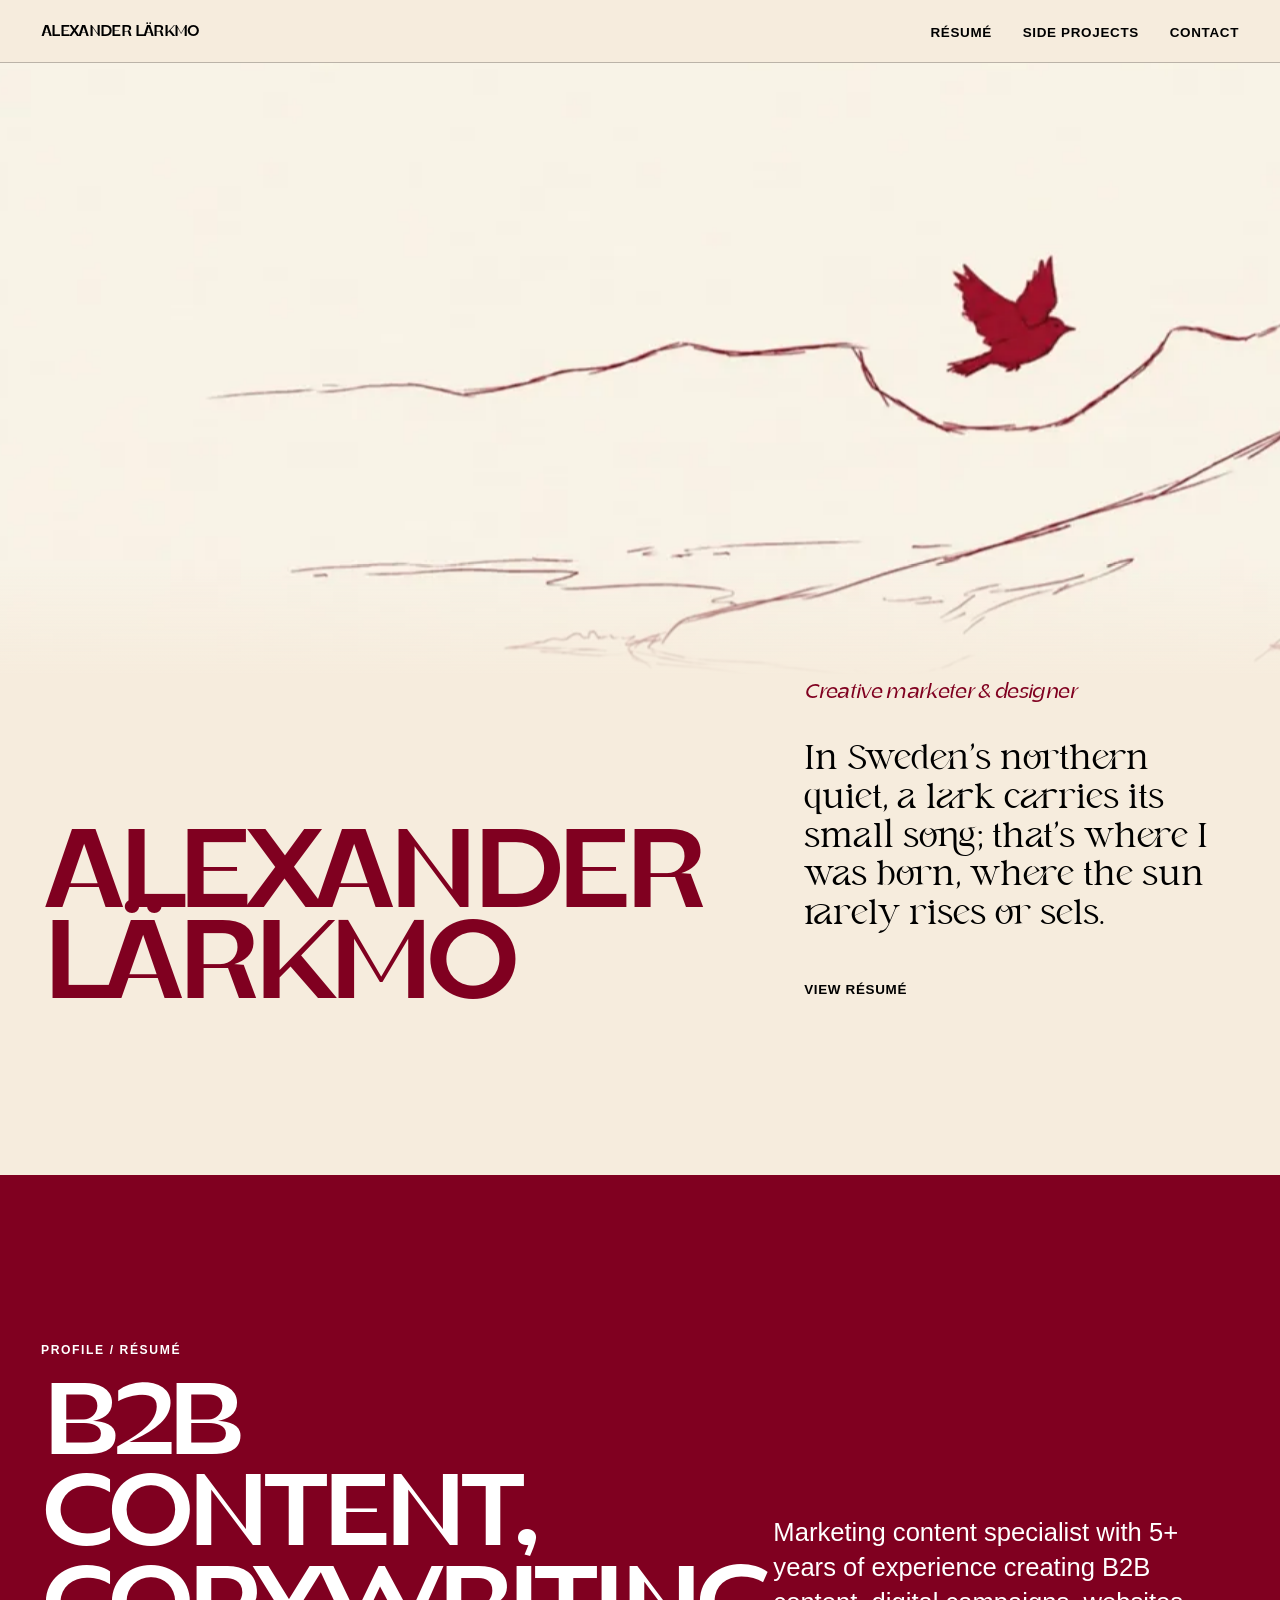
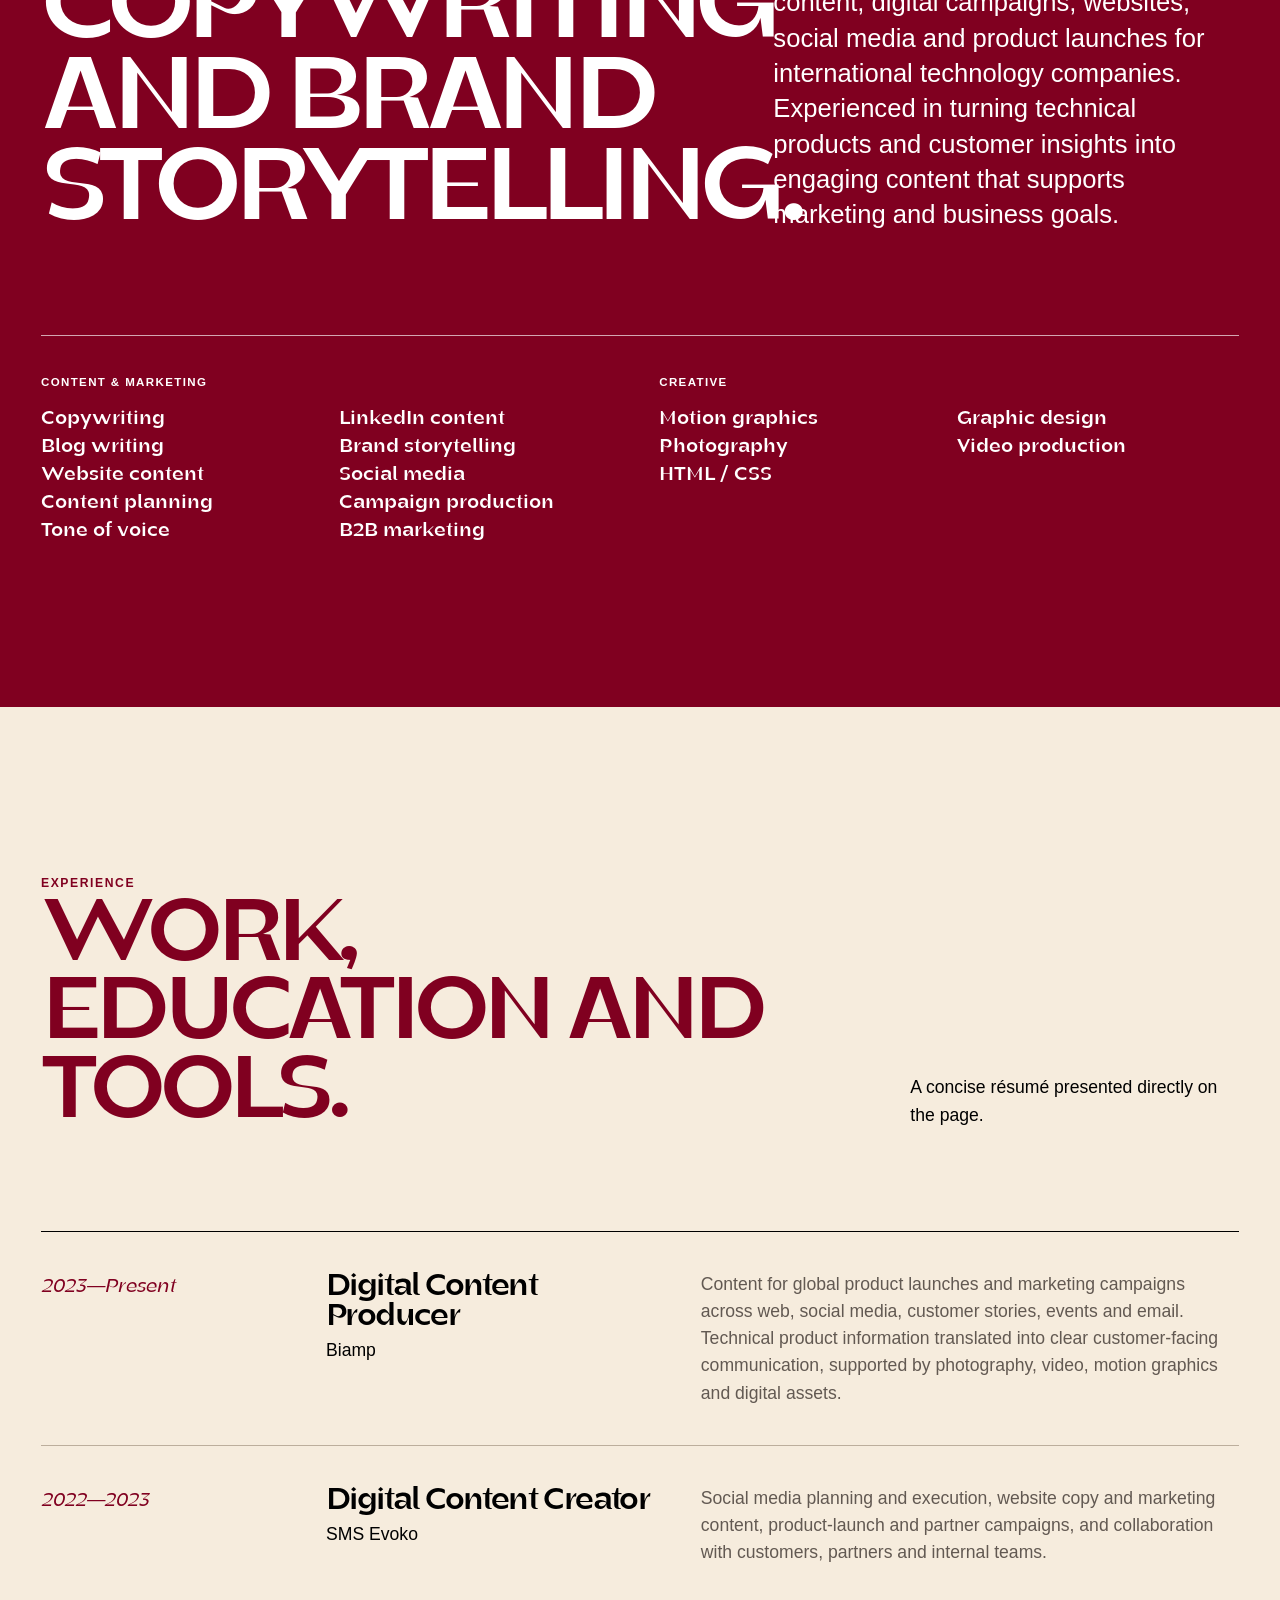
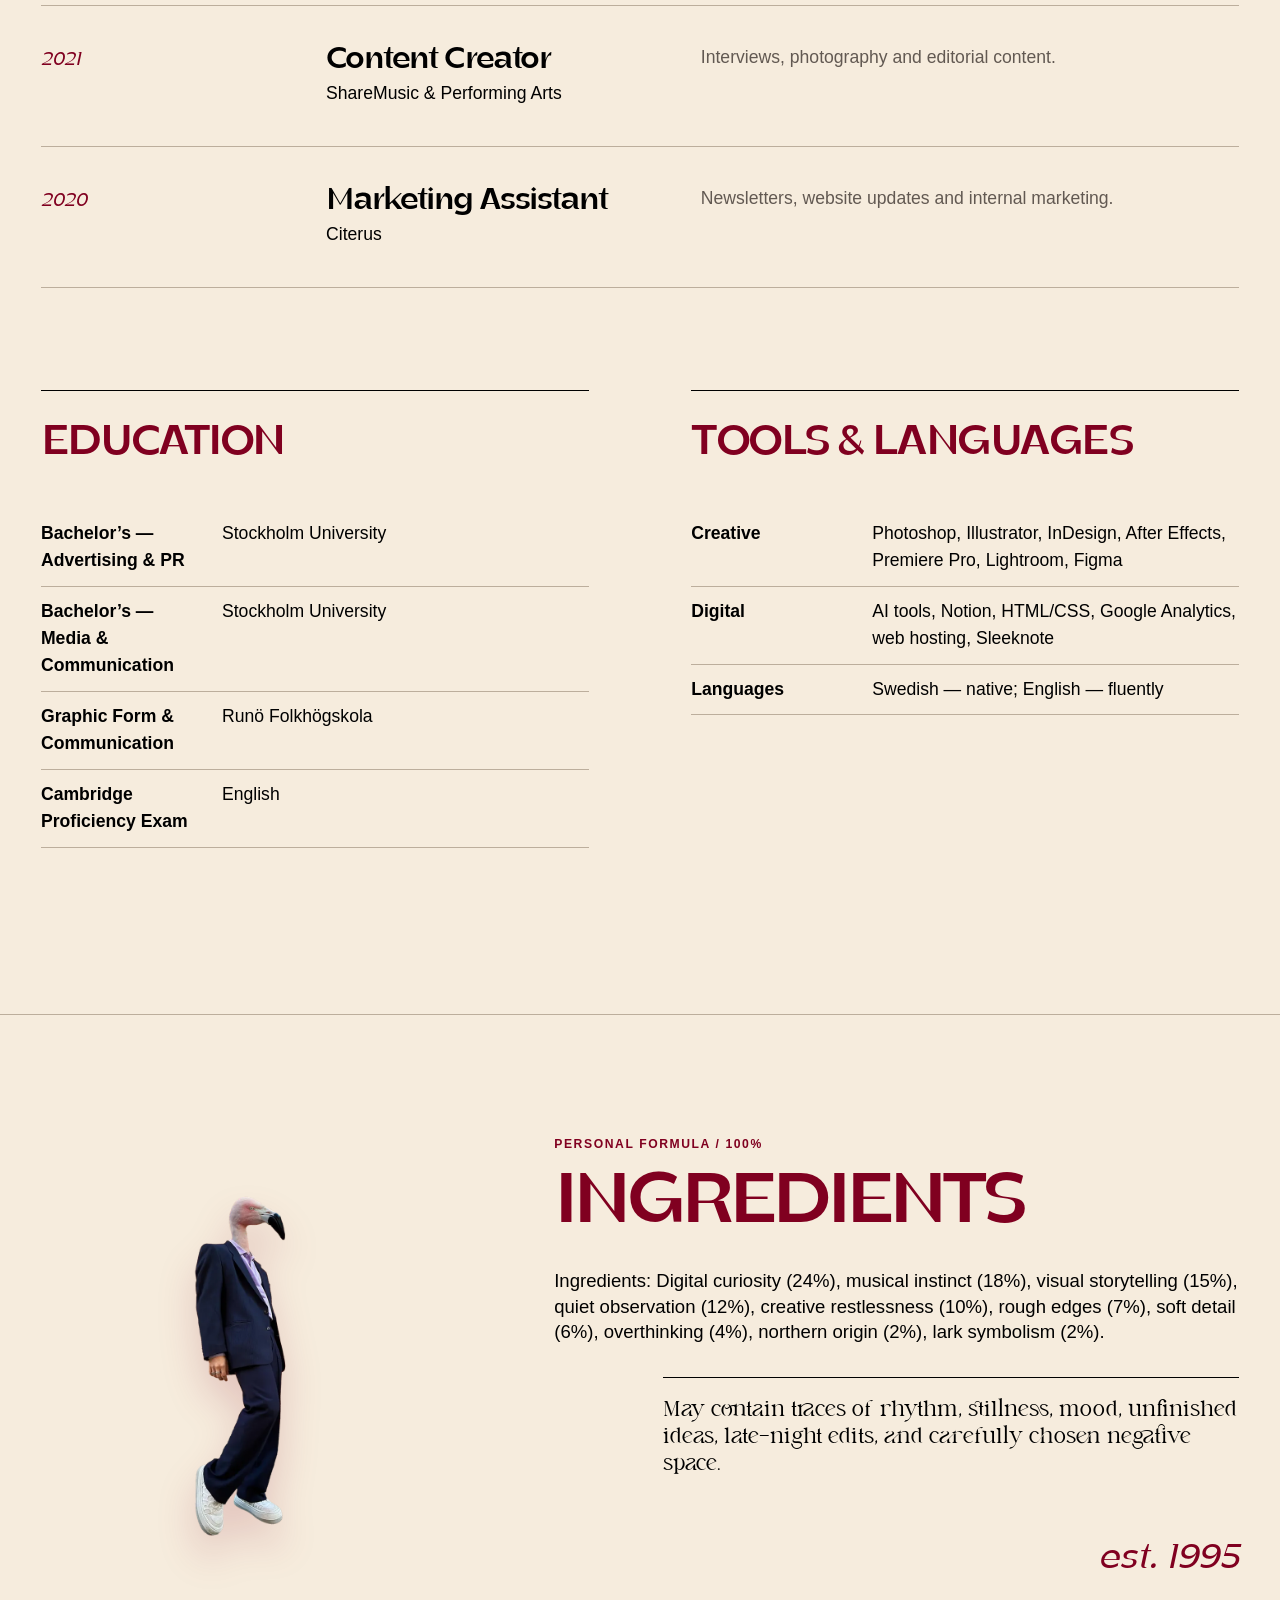
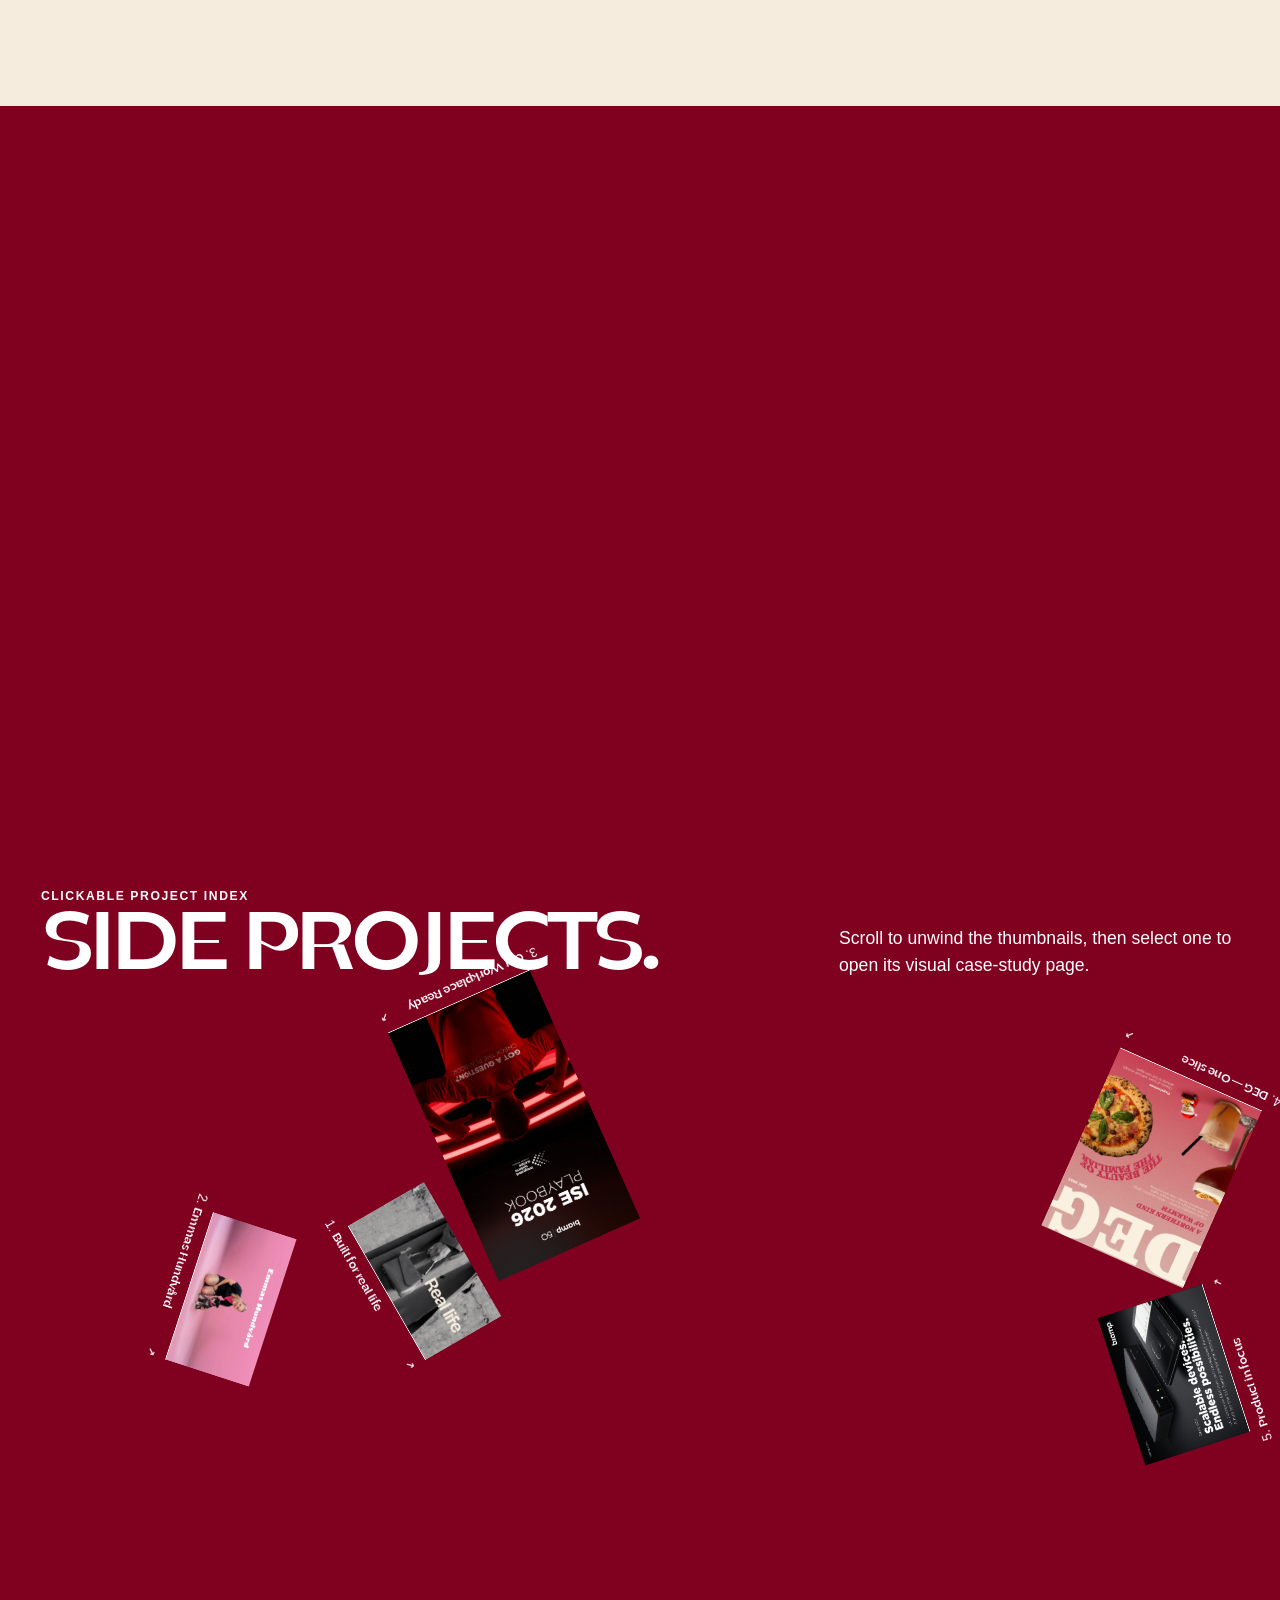
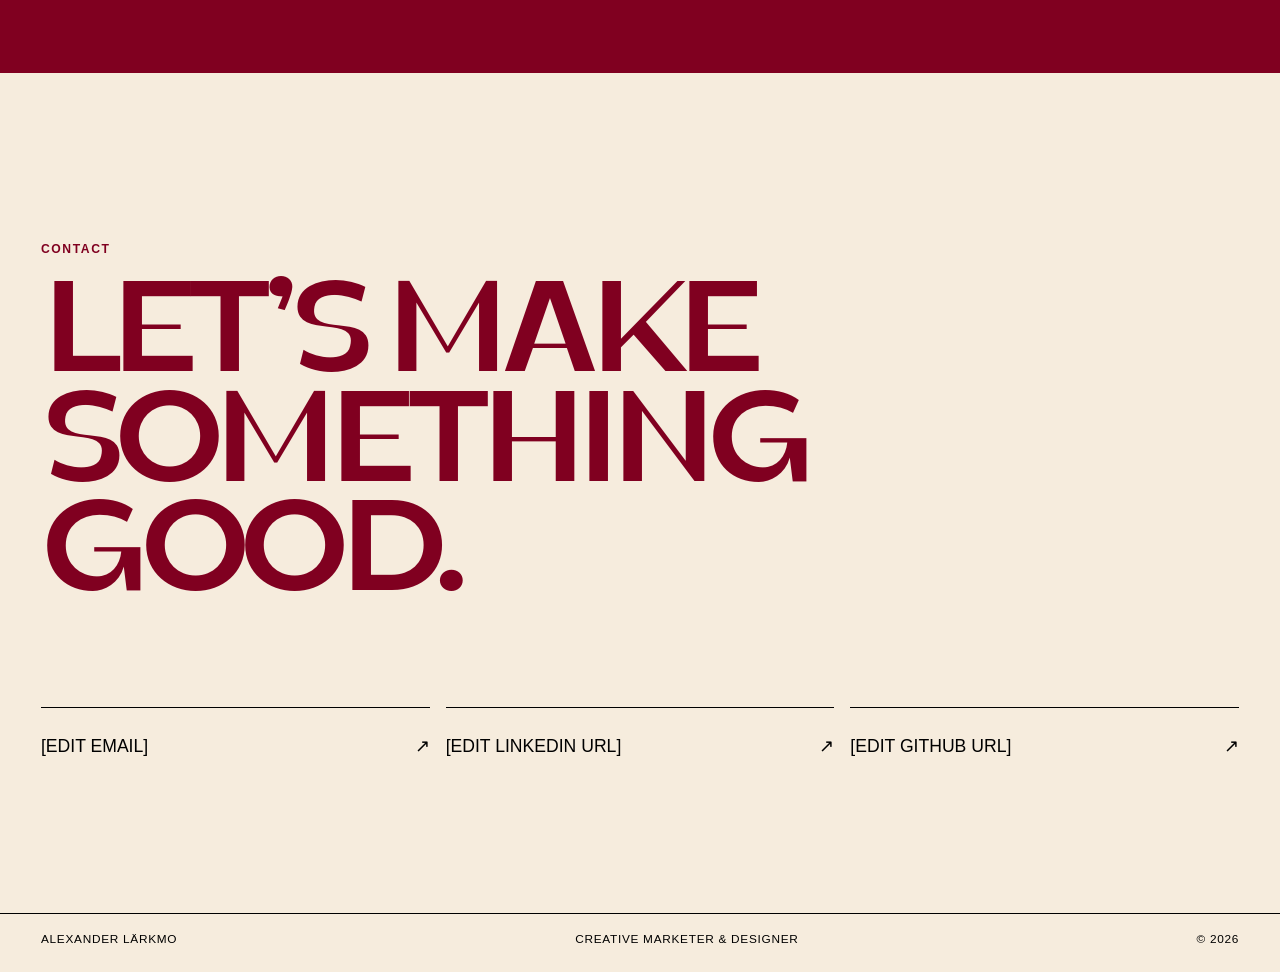
<file: index.html>
<!doctype html>
<html lang="en">
  <head>
    <meta charset="utf-8">
    <meta name="viewport" content="width=device-width, initial-scale=1">
    <title>Alexander Lärkmo — Creative Marketer &amp; Designer</title>
    <meta name="description" content="Résumé and selected creative work by Alexander Lärkmo.">
    <meta name="theme-color" content="#f6ecdd">
    <meta property="og:type" content="website">
    <meta property="og:title" content="Alexander Lärkmo — Creative Marketer &amp; Designer">
    <meta property="og:description" content="Résumé and selected creative work by Alexander Lärkmo.">
    <meta property="og:url" content="[EDIT LIVE URL]">
    <meta property="og:image" content="[EDIT LIVE URL]/assets/intro/identity-spread.webp">
    <link rel="icon" type="image/png" href="assets/intro/favicon.png">
    <link rel="stylesheet" href="css/styles.css">
    <script src="js/content.js" defer></script>
    <script src="js/main.js" defer></script>
  </head>
  <body>
    <a class="skip-link" href="#main">Skip to main content</a>
    <div class="scroll-progress" aria-hidden="true"><span></span></div>
    <header class="site-header">
      <a class="wordmark" href="index.html" aria-label="Alexander Lärkmo — Home">Alexander Lärkmo</a>
      <nav class="site-nav" aria-label="Primary navigation">
        <ul>
          <li><a href="#resume">Résumé</a></li>
          <li><a href="#work">Side projects</a></li>
          <li><a href="#contact">Contact</a></li>
        </ul>
      </nav>
    </header>

    <main id="main">
      <section class="identity-hero" aria-labelledby="hero-title">
        <div class="identity-film" aria-hidden="true">
          <video data-lazy-video data-autoplay="true" autoplay muted loop playsinline preload="none" poster="assets/intro/bird-poster.webp">
            <source data-src="assets/intro/bird-loop.mp4" type="video/mp4">
          </video>
        </div>
        <div class="identity-intro shell">
          <h1 class="identity-name" id="hero-title" data-content="intro.name">Alexander Lärkmo</h1>
          <div class="identity-copy">
            <p class="identity-role" data-content="intro.title">Creative marketer &amp; designer</p>
            <p class="identity-quote" data-content="intro.description">In Sweden's northern quiet, a lark carries its small song; that's where I was born, where the sun rarely rises or sels.</p>
            <a class="text-link" href="#resume">View résumé</a>
          </div>
        </div>
      </section>

      <section class="cv-overview" id="resume" aria-labelledby="resume-heading">
        <div class="shell">
          <div class="cv-overview-grid">
            <div class="reveal">
              <p class="section-label" data-content="resumeHome.label">Profile / Résumé</p>
              <h2 id="resume-heading" data-content="resumeHome.heading">B2B content, copywriting and brand storytelling.</h2>
            </div>
            <p class="cv-summary reveal" data-content="resumeHome.summary">Marketing content specialist with 5+ years of experience creating B2B content, digital campaigns, websites, social media and product launches for international technology companies. Experienced in turning technical products and customer insights into engaging content that supports marketing and business goals.</p>
          </div>

          <div class="cv-expertise reveal">
            <section>
              <h3>Content &amp; marketing</h3>
              <ul>
                <li>Copywriting</li><li>LinkedIn content</li><li>Blog writing</li><li>Brand storytelling</li><li>Website content</li><li>Social media</li><li>Content planning</li><li>Campaign production</li><li>Tone of voice</li><li>B2B marketing</li>
              </ul>
            </section>
            <section>
              <h3>Creative</h3>
              <ul>
                <li>Motion graphics</li><li>Graphic design</li><li>Photography</li><li>Video production</li><li>HTML / CSS</li>
              </ul>
            </section>
          </div>
        </div>
      </section>

      <section class="cv-body" aria-labelledby="experience-heading">
        <div class="shell">
          <header class="cv-body-header reveal">
            <div><p class="section-label">Experience</p><h2 id="experience-heading">Work, education and tools.</h2></div>
            <p>A concise résumé presented directly on the page.</p>
          </header>

          <ol class="experience-list">
            <li class="experience-item reveal">
              <span class="experience-year">2023—Present</span>
              <div class="experience-role"><h3>Digital Content Producer</h3><p>Biamp</p></div>
              <p class="experience-description">Content for global product launches and marketing campaigns across web, social media, customer stories, events and email. Technical product information translated into clear customer-facing communication, supported by photography, video, motion graphics and digital assets.</p>
            </li>
            <li class="experience-item reveal">
              <span class="experience-year">2022—2023</span>
              <div class="experience-role"><h3>Digital Content Creator</h3><p>SMS Evoko</p></div>
              <p class="experience-description">Social media planning and execution, website copy and marketing content, product-launch and partner campaigns, and collaboration with customers, partners and internal teams.</p>
            </li>
            <li class="experience-item reveal">
              <span class="experience-year">2021</span>
              <div class="experience-role"><h3>Content Creator</h3><p>ShareMusic &amp; Performing Arts</p></div>
              <p class="experience-description">Interviews, photography and editorial content.</p>
            </li>
            <li class="experience-item reveal">
              <span class="experience-year">2020</span>
              <div class="experience-role"><h3>Marketing Assistant</h3><p>Citerus</p></div>
              <p class="experience-description">Newsletters, website updates and internal marketing.</p>
            </li>
          </ol>

          <div class="cv-lower">
            <section class="reveal">
              <h3>Education</h3>
              <ul>
                <li><strong>Bachelor’s — Advertising &amp; PR</strong><span>Stockholm University</span></li>
                <li><strong>Bachelor’s — Media &amp; Communication</strong><span>Stockholm University</span></li>
                <li><strong>Graphic Form &amp; Communication</strong><span>Runö Folkhögskola</span></li>
                <li><strong>Cambridge Proficiency Exam</strong><span>English</span></li>
              </ul>
            </section>
            <section class="reveal">
              <h3>Tools &amp; languages</h3>
              <ul>
                <li><strong>Creative</strong><span>Photoshop, Illustrator, InDesign, After Effects, Premiere Pro, Lightroom, Figma</span></li>
                <li><strong>Digital</strong><span>AI tools, Notion, HTML/CSS, Google Analytics, web hosting, Sleeknote</span></li>
                <li><strong>Languages</strong><span>Swedish — native; English — fluently</span></li>
              </ul>
            </section>
          </div>
        </div>
      </section>

      <section class="ingredients-section resume-ingredients" aria-labelledby="ingredients-heading">
        <div class="ingredients-grid shell">
          <div class="ingredients-image reveal"><img src="assets/decorative/flamingo.webp" width="1000" height="1000" loading="lazy" alt="A playful flamingo illustration"></div>
          <div class="ingredients-copy reveal">
            <p class="section-label">Personal formula / 100%</p>
            <h2 id="ingredients-heading">Ingredients</h2>
            <p class="ingredients-formula" data-content="ingredients.formula">Ingredients: Digital curiosity (24%), musical instinct (18%), visual storytelling (15%), quiet observation (12%), creative restlessness (10%), rough edges (7%), soft detail (6%), overthinking (4%), northern origin (2%), lark symbolism (2%).</p>
            <p class="ingredients-traces" data-content="ingredients.traces">May contain traces of rhythm, stillness, mood, unfinished ideas, late-night edits, and carefully chosen negative space.</p>
            <span class="ingredients-est" data-content="ingredients.established">est. 1995</span>
          </div>
        </div>
      </section>

      <section class="shape-break" aria-hidden="true">
        <video data-lazy-video data-autoplay="true" autoplay muted loop playsinline preload="none" aria-hidden="true">
          <source data-src="assets/intro/shape-loop-2.mp4" type="video/mp4">
        </video>
      </section>

      <section class="project-links-section" id="work" aria-labelledby="work-heading">
        <div class="shell">
          <header class="project-links-header reveal">
            <div><p class="section-label">Clickable project index</p><h2 id="work-heading">Side projects.</h2></div>
            <p>Scroll to unwind the thumbnails, then select one to open its visual case-study page.</p>
          </header>
          <ol class="project-links-grid">
            <li class="project-tile reveal"><a href="projects/built-for-real-life.html"><div class="project-tile-image"><img src="assets/projects/built-for-real-life/thumbnail.webp" width="1800" height="1012" loading="lazy" alt="Built for real life project thumbnail"></div><h3 class="project-tile-title">Built for real life</h3></a></li>
            <li class="project-tile reveal"><a href="projects/emmas-hundvard.html"><div class="project-tile-image"><img src="assets/projects/emmas-hundvard/thumbnail.webp" width="1800" height="1012" loading="lazy" alt="Emmas Hundvård project thumbnail"></div><h3 class="project-tile-title">Emmas Hundvård</h3></a></li>
            <li class="project-tile reveal"><a href="projects/get-workplace-ready.html"><div class="project-tile-image"><img src="assets/projects/workplace-ready/thumbnail.webp" width="1200" height="2100" loading="lazy" alt="Get Workplace Ready project thumbnail"></div><h3 class="project-tile-title">Get Workplace Ready</h3></a></li>
            <li class="project-tile reveal"><a href="projects/deg-one-slice.html"><div class="project-tile-image"><img src="assets/projects/deg/thumbnail.webp" width="1080" height="1350" loading="lazy" alt="DEG project thumbnail"></div><h3 class="project-tile-title">DEG — One slice</h3></a></li>
            <li class="project-tile reveal"><a href="projects/product-in-focus.html"><div class="project-tile-image"><img src="assets/projects/product-in-focus/thumbnail.webp" width="1700" height="1198" loading="lazy" alt="Product in focus project thumbnail"></div><h3 class="project-tile-title">Product in focus</h3></a></li>
          </ol>
        </div>
      </section>

      <section class="contact-section home-contact" id="contact" aria-labelledby="contact-heading">
        <div class="shell">
          <p class="section-label">Contact</p>
          <h2 class="contact-title" id="contact-heading" data-content="contact.heading">Let’s make something good.</h2>
          <ul class="contact-links">
            <li><a data-contact-link="email" href="#contact"><span>[EDIT EMAIL]</span></a></li>
            <li><a data-contact-link="linkedin" href="#contact"><span>[EDIT LINKEDIN URL]</span></a></li>
            <li><a data-contact-link="github" href="#contact"><span>[EDIT GITHUB URL]</span></a></li>
          </ul>
        </div>
      </section>
    </main>

    <footer class="site-footer home-footer"><div class="footer-inner shell"><span>Alexander Lärkmo</span><span>Creative marketer &amp; designer</span><span>© <span data-current-year>2026</span></span></div></footer>
  </body>
</html>
</file>
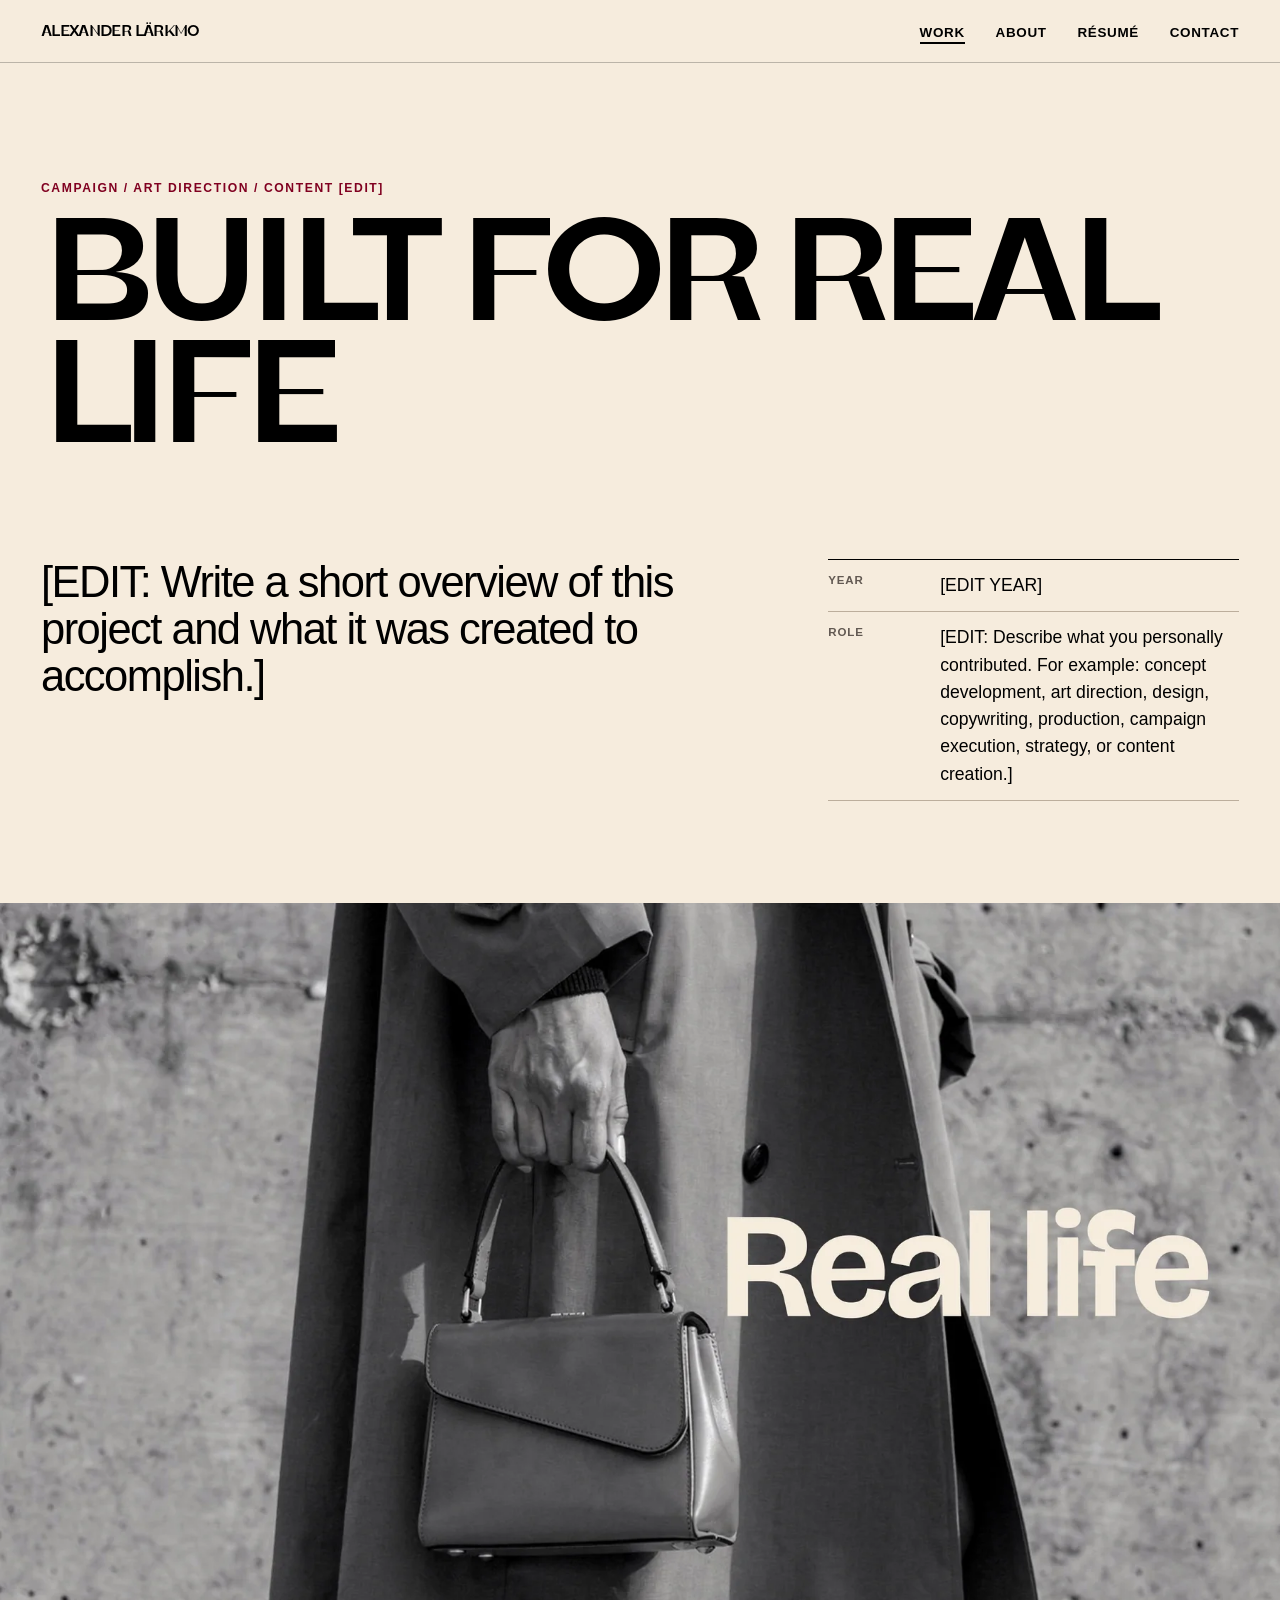
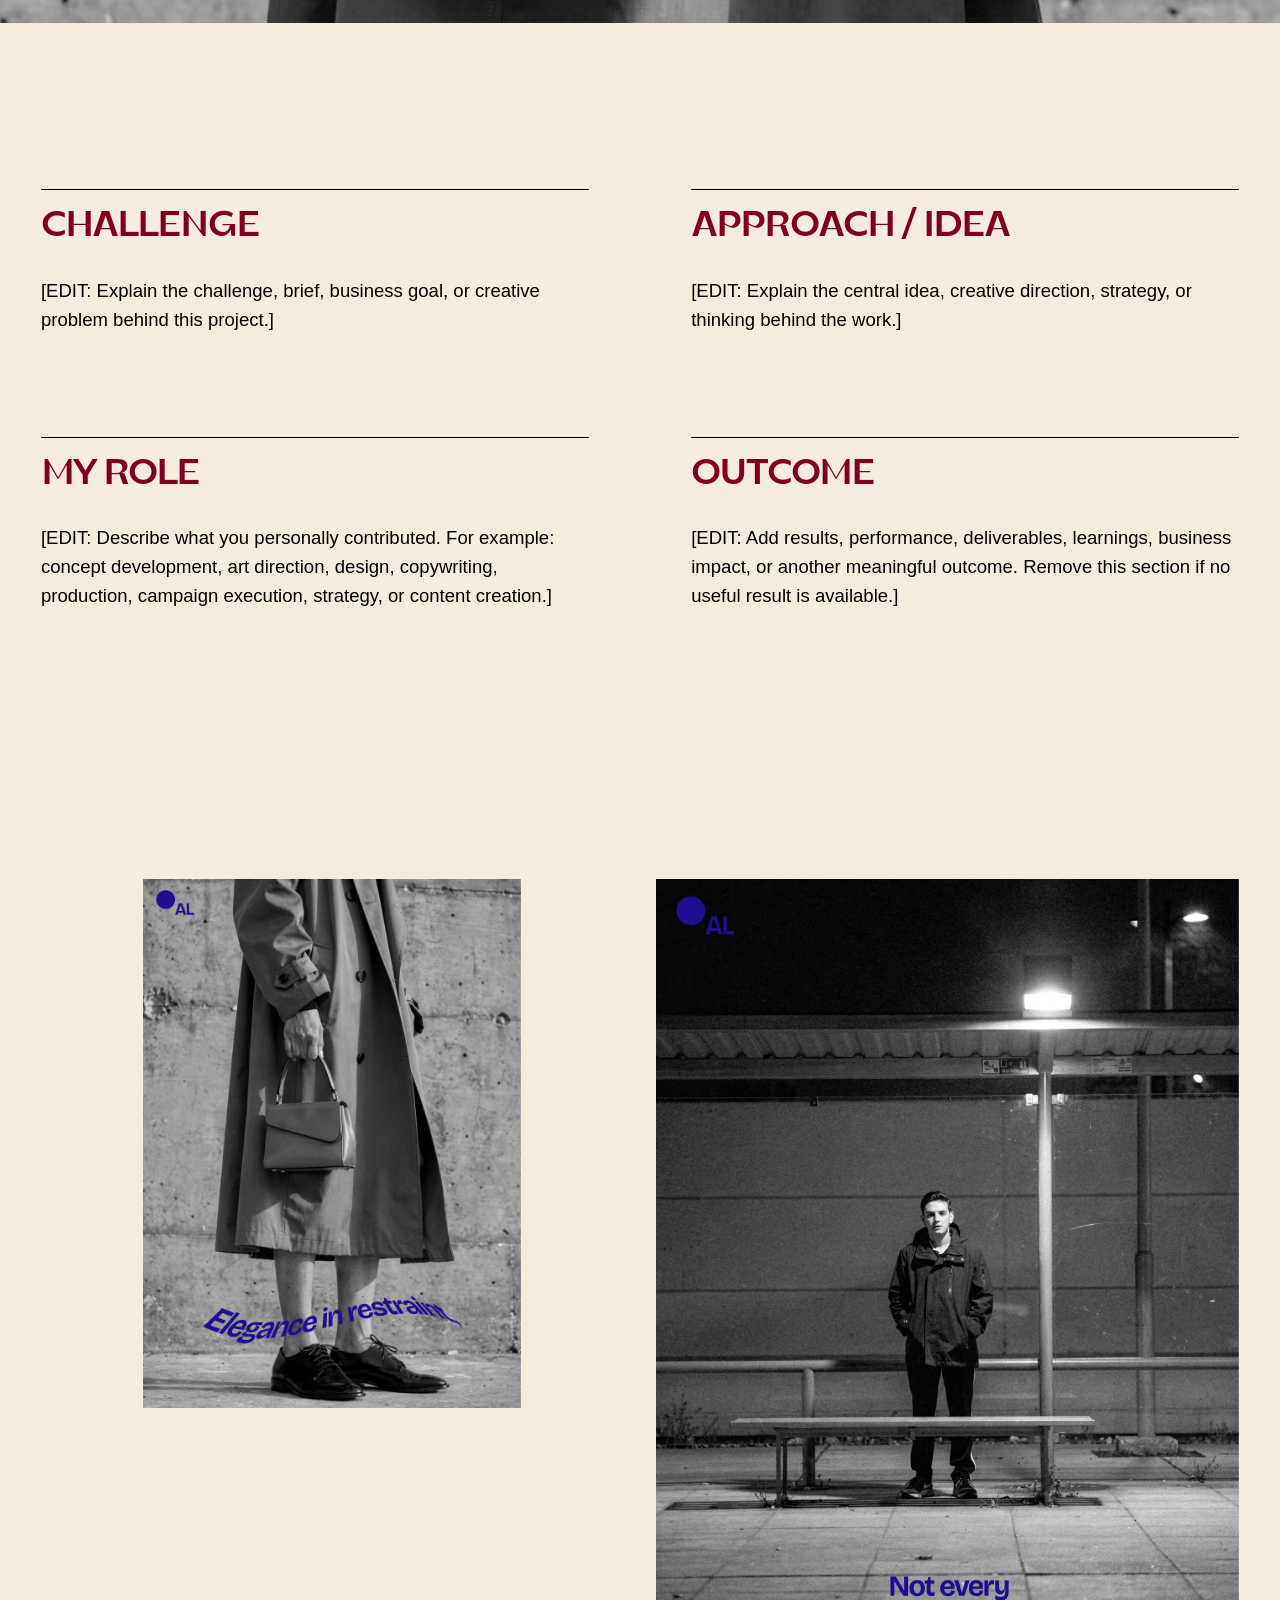
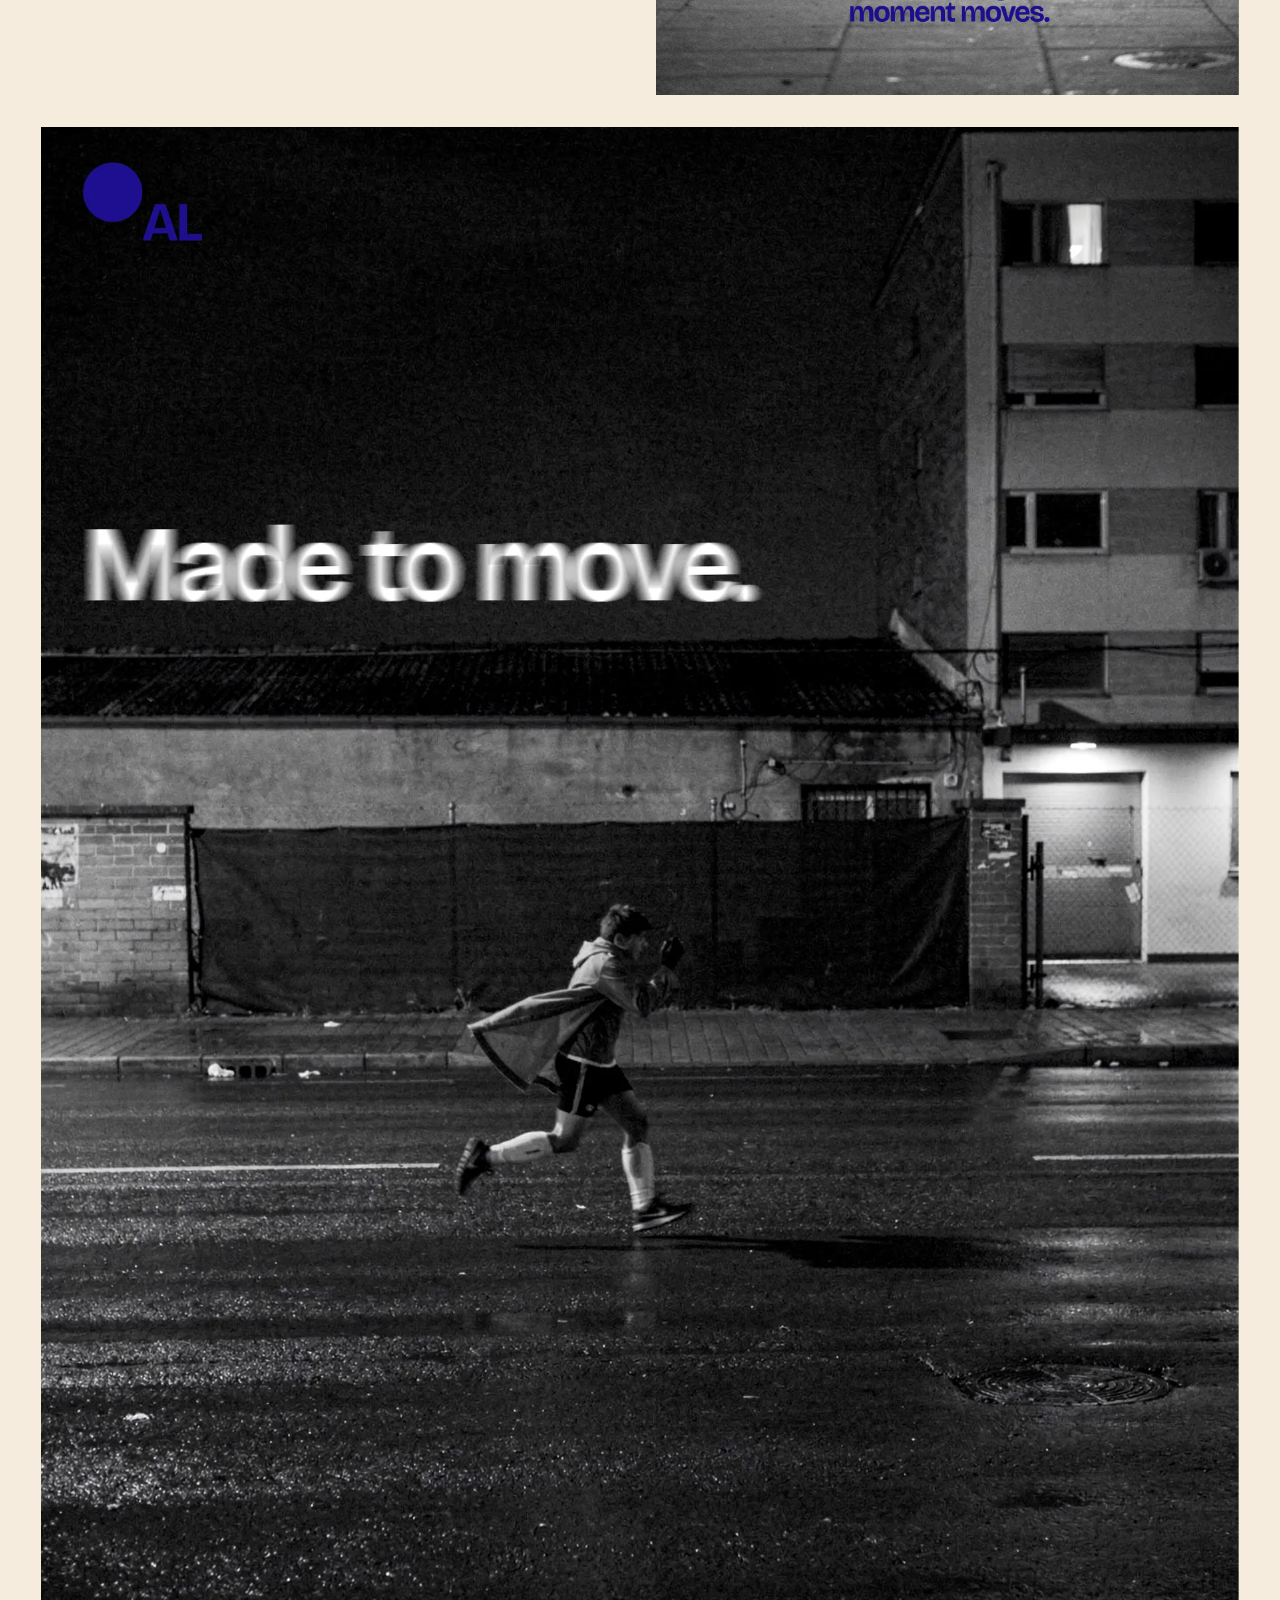
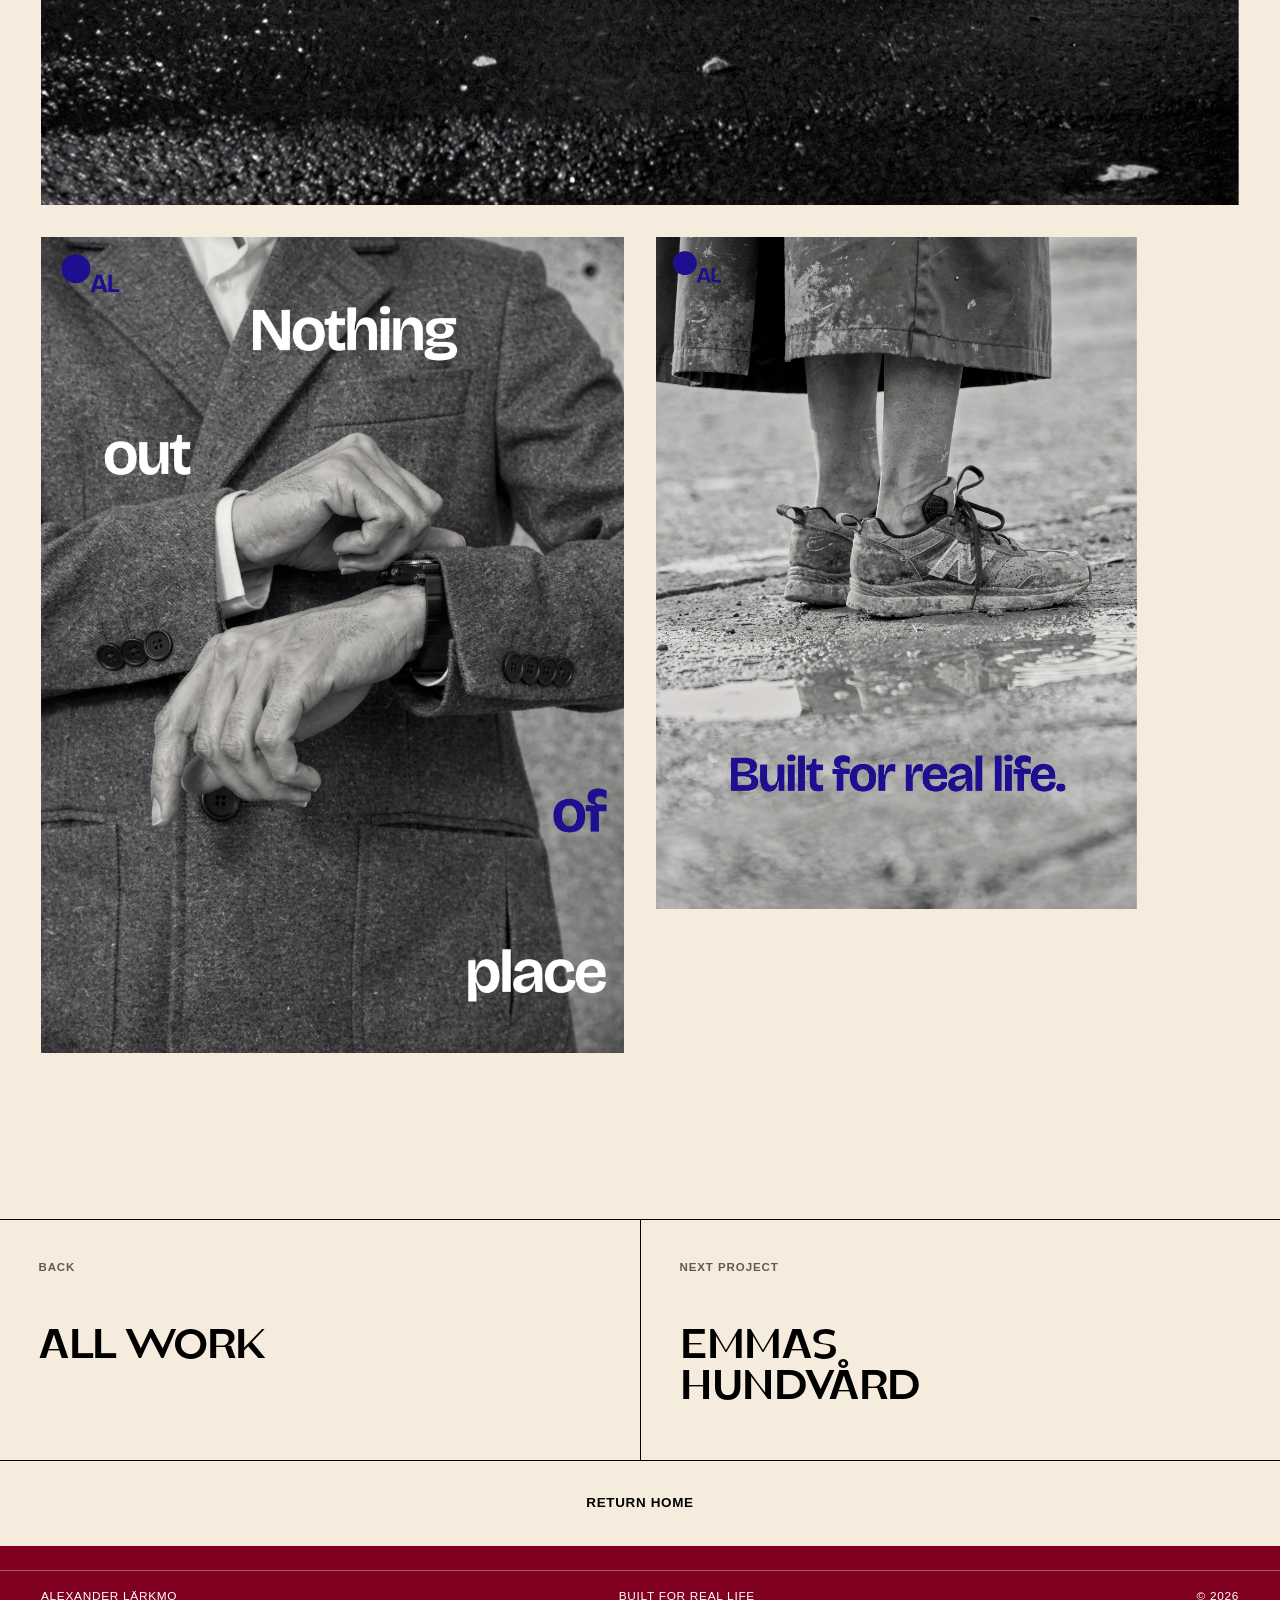
<file: projects/built-for-real-life.html>
<!doctype html>
<html lang="en">
  <head>
    <meta charset="utf-8">
    <meta name="viewport" content="width=device-width, initial-scale=1">
    <title>Built for real life — Alexander Lärkmo</title>
    <meta name="description" content="Built for real life — a campaign case study by Alexander Lärkmo.">
    <meta name="theme-color" content="#f3ecde">
    <meta property="og:type" content="article">
    <meta property="og:title" content="Built for real life — Alexander Lärkmo">
    <meta property="og:description" content="Campaign case study by Alexander Lärkmo.">
    <meta property="og:url" content="[EDIT LIVE URL]/projects/built-for-real-life.html">
    <meta property="og:image" content="[EDIT LIVE URL]/assets/projects/built-for-real-life/thumbnail.webp">
    <link rel="icon" type="image/png" href="../assets/intro/favicon.png">
    <link rel="stylesheet" href="../css/styles.css">
    <script src="../js/content.js" defer></script>
    <script src="../js/main.js" defer></script>
  </head>
  <body data-project="builtForRealLife">
    <a class="skip-link" href="#main">Skip to main content</a>
    <header class="site-header">
      <a class="wordmark" href="../index.html" aria-label="Alexander Lärkmo — Home">Alexander Lärkmo</a>
      <nav class="site-nav" aria-label="Primary navigation">
        <ul>
          <li><a href="../index.html#work" aria-current="page">Work</a></li>
          <li><a href="../index.html#about">About</a></li>
          <li><a href="../index.html#resume">Résumé</a></li>
          <li><a href="../index.html#contact">Contact</a></li>
        </ul>
      </nav>
    </header>

    <main class="case-main" id="main">
      <article>
        <header class="case-hero shell">
          <p class="eyebrow" data-project-field="category">Campaign / Art Direction / Content [EDIT]</p>
          <h1 class="case-title" data-project-field="title">Built for real life</h1>
          <div class="case-intro-grid">
            <p class="case-summary" data-project-field="overview">[EDIT: Write a short overview of this project and what it was created to accomplish.]</p>
            <dl class="case-meta">
              <div><dt>Year</dt><dd data-project-field="year">[EDIT YEAR]</dd></div>
              <div><dt>Role</dt><dd data-project-field="role">[EDIT: Describe your specific role and responsibilities.]</dd></div>
            </dl>
          </div>
        </header>

        <figure class="case-lead-media reveal">
          <img src="../assets/projects/built-for-real-life/thumbnail.webp" width="1800" height="1012" alt="Built for real life campaign hero showing a person and bag in black and white">
        </figure>

        <div class="case-story shell">
          <section class="story-block reveal"><h2>Challenge</h2><p data-project-field="challenge">[EDIT: Explain the challenge, brief, business goal, or creative problem behind this project.]</p></section>
          <section class="story-block reveal"><h2>Approach / Idea</h2><p data-project-field="approach">[EDIT: Explain the central idea, creative direction, strategy, or thinking behind the work.]</p></section>
          <section class="story-block reveal"><h2>My role</h2><p data-project-field="role">[EDIT: Describe what you personally contributed.]</p></section>
          <section class="story-block reveal"><h2>Outcome</h2><p data-project-field="outcome">[EDIT: Add results, performance, deliverables, learnings, business impact, or another meaningful outcome.]</p></section>
        </div>

        <div class="project-gallery shell" aria-label="Built for real life project gallery">
          <figure class="gallery-media media-narrow-left reveal"><img src="../assets/projects/built-for-real-life/image-1.webp" width="1800" height="2520" loading="lazy" alt="Tall monochrome campaign poster with a person wearing a coat"></figure>
          <figure class="gallery-media media-right media-offset reveal"><img src="../assets/projects/built-for-real-life/image-2.webp" width="1800" height="2520" loading="lazy" alt="Monochrome campaign poster with a figure standing at night"></figure>
          <figure class="gallery-media media-wide reveal"><img src="../assets/projects/built-for-real-life/image-3.webp" width="1800" height="2520" loading="lazy" alt="Built for real life outdoor campaign visual featuring a running figure"></figure>
          <figure class="gallery-media media-left reveal"><img src="../assets/projects/built-for-real-life/image-4.webp" width="1800" height="2520" loading="lazy" alt="Close-up campaign visual of a person holding a bag"></figure>
          <figure class="gallery-media media-narrow-right media-offset reveal"><img src="../assets/projects/built-for-real-life/image-5.webp" width="1800" height="2520" loading="lazy" alt="Built for real life campaign image focused on shoes and a bag"></figure>
        </div>
      </article>

      <nav class="case-navigation" aria-label="Project navigation">
        <a href="../index.html#work"><span>Back</span><strong>All work</strong></a>
        <a href="emmas-hundvard.html"><span>Next project</span><strong>Emmas Hundvård</strong></a>
      </nav>
      <a class="text-link back-to-work" href="../index.html">Return home</a>
    </main>
    <footer class="site-footer"><div class="footer-inner shell"><span>Alexander Lärkmo</span><span>Built for real life</span><span>© <span data-current-year>2026</span></span></div></footer>
  </body>
</html>
</file>
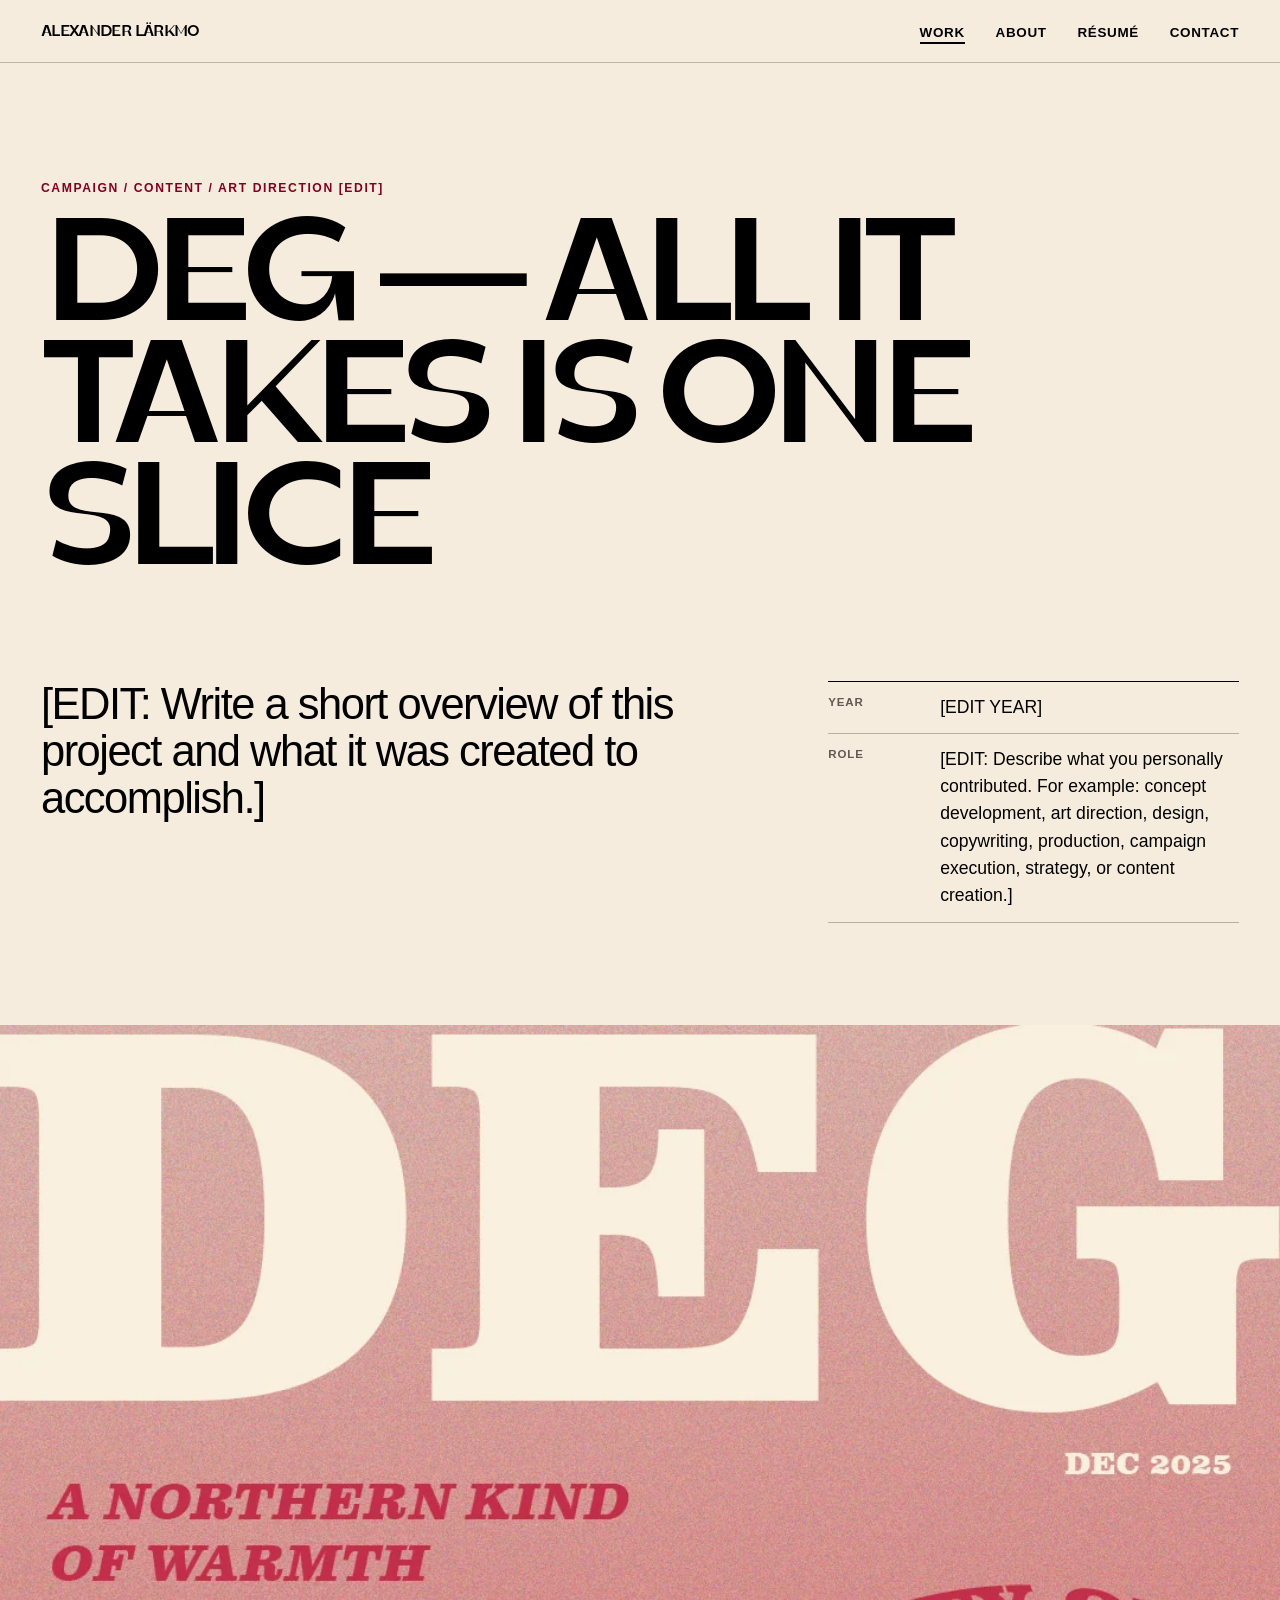
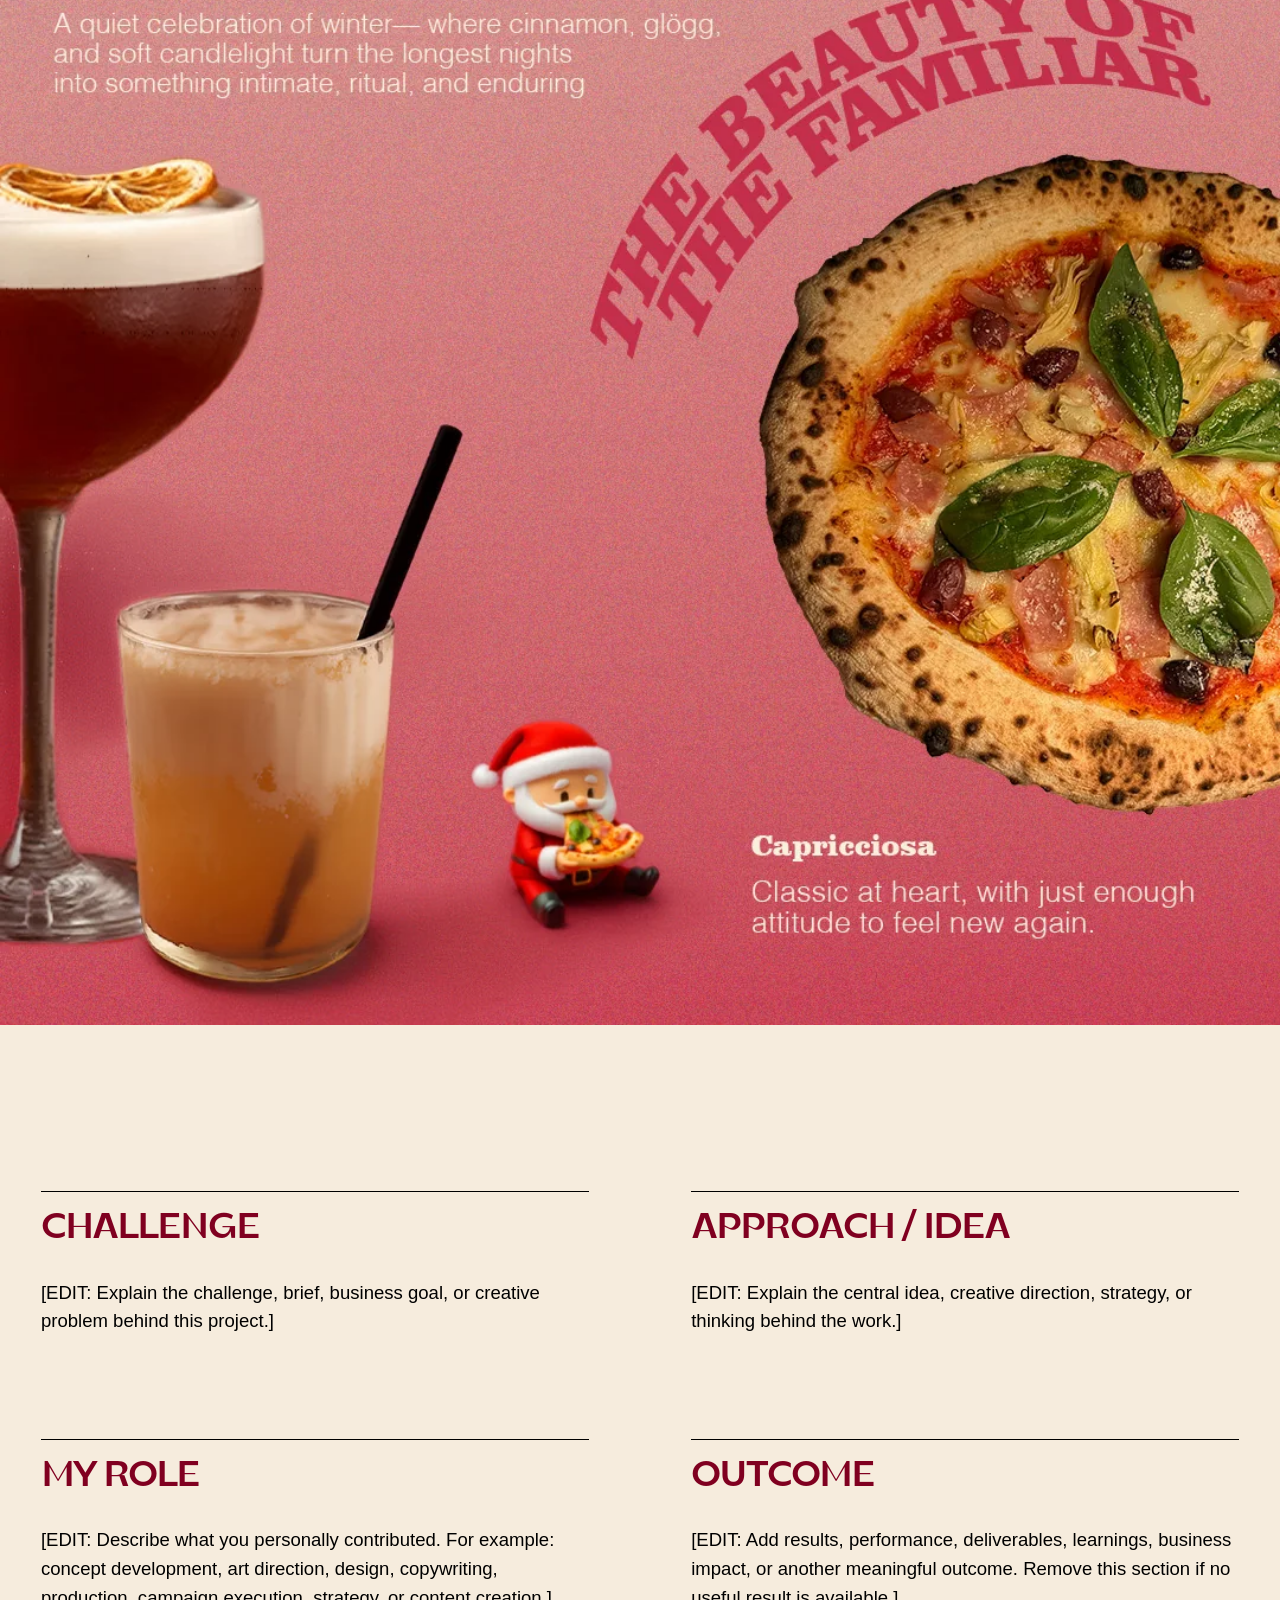
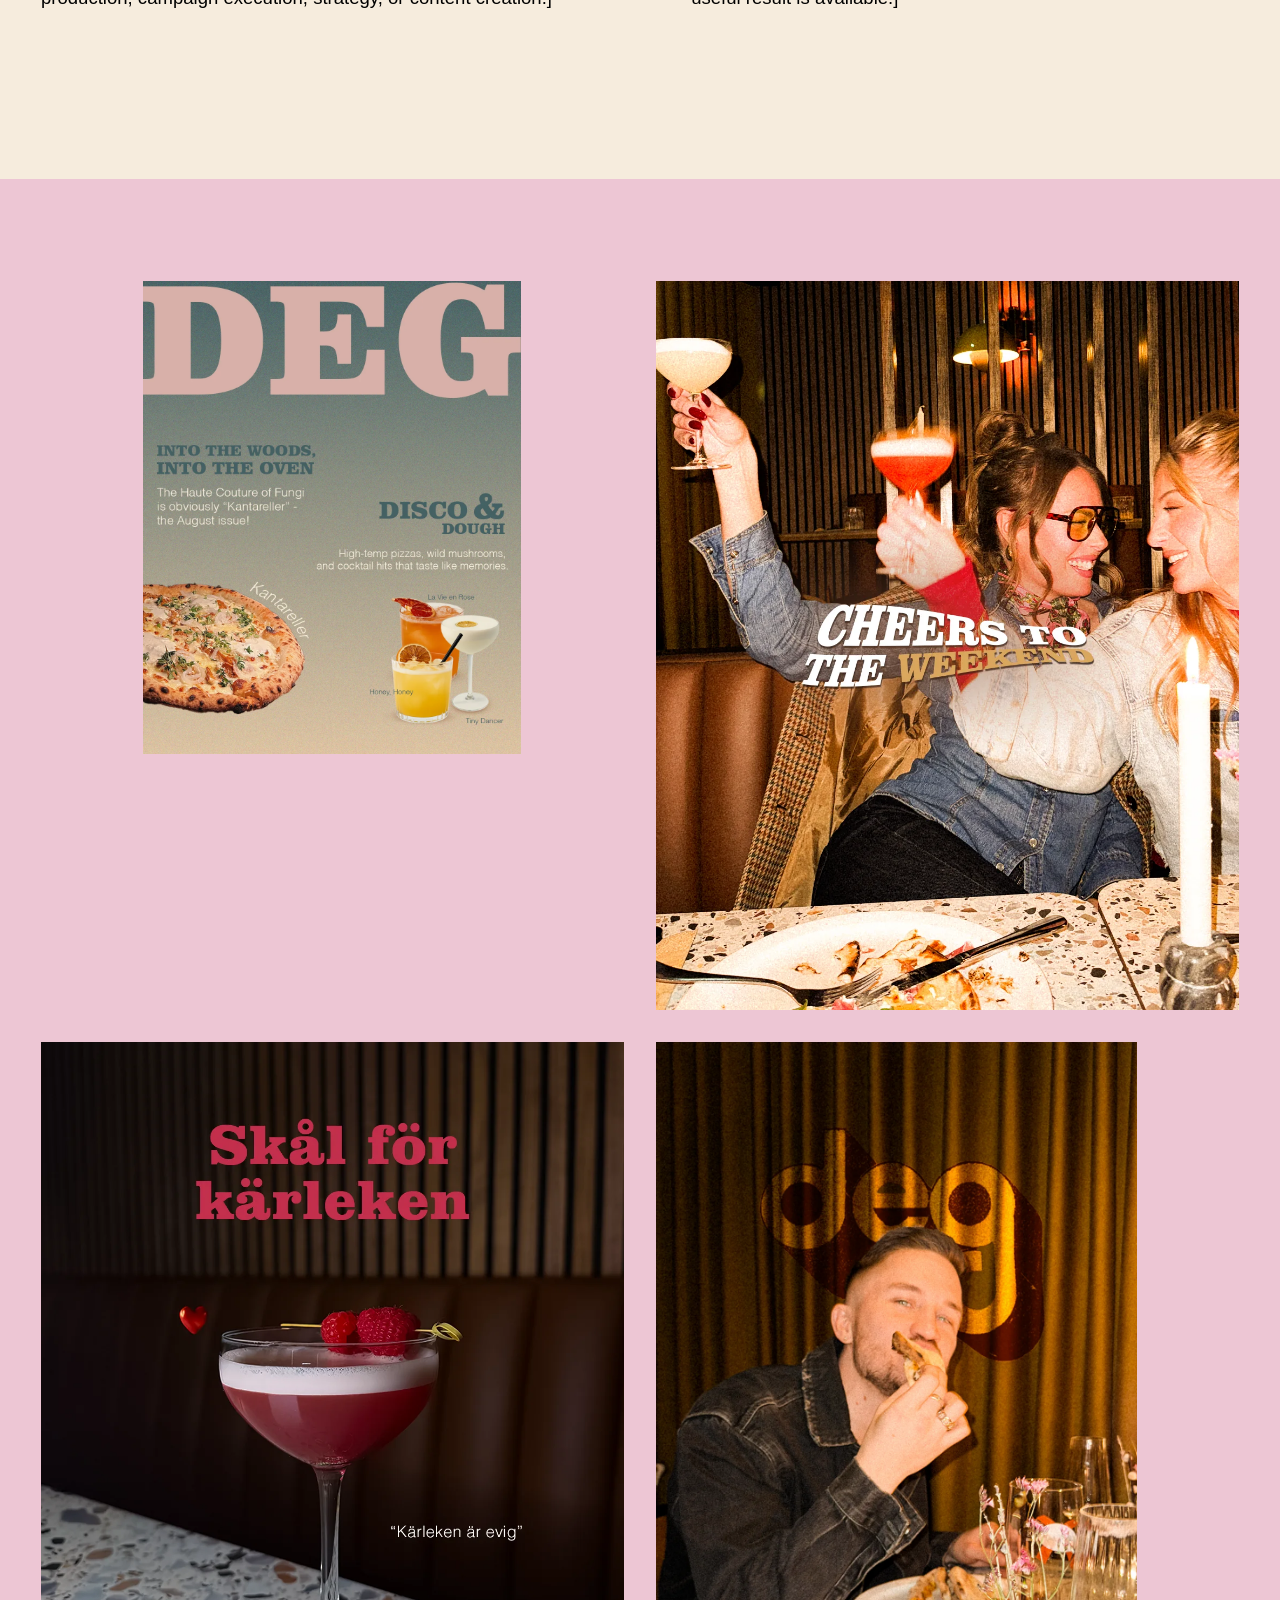
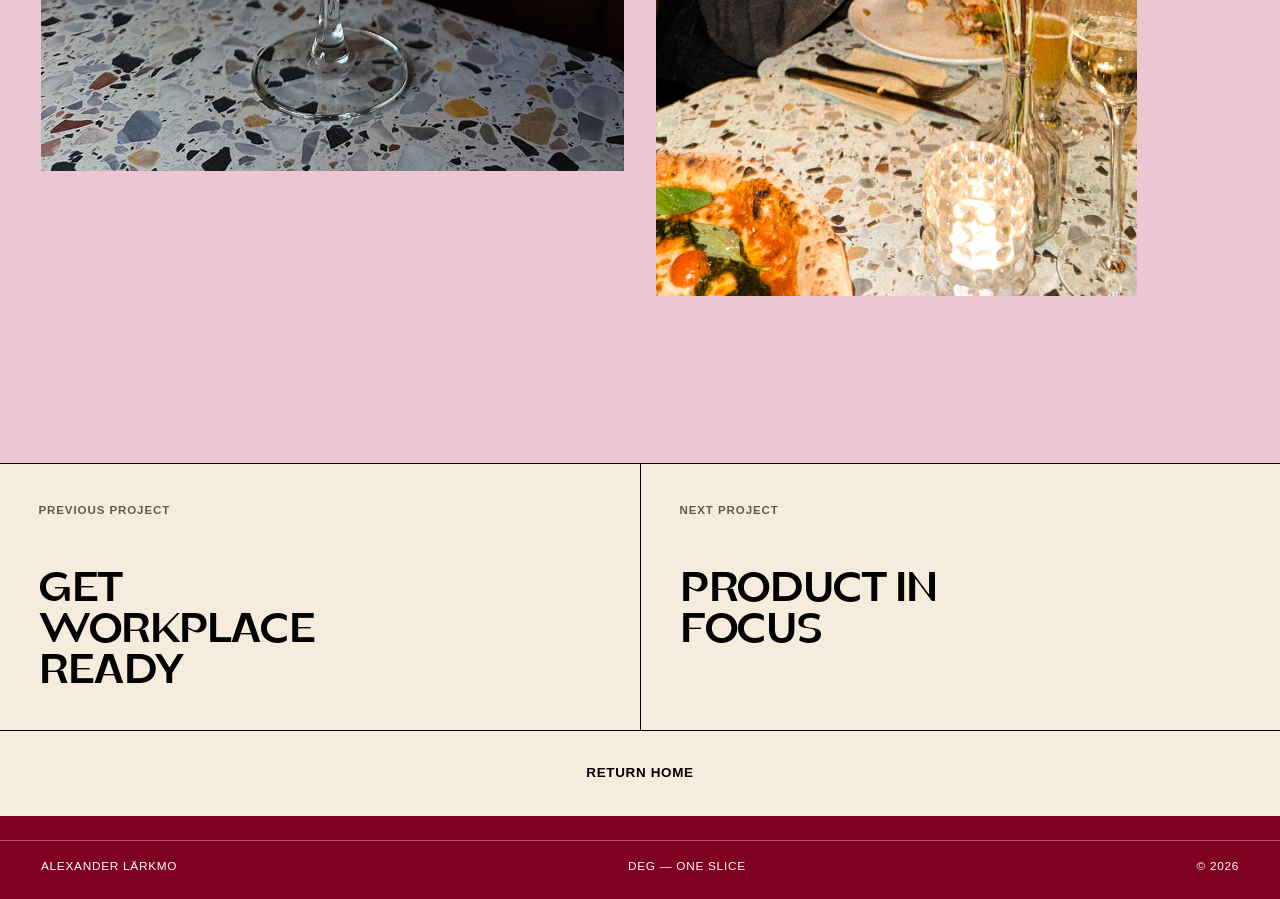
<file: projects/deg-one-slice.html>
<!doctype html>
<html lang="en">
  <head>
    <meta charset="utf-8">
    <meta name="viewport" content="width=device-width, initial-scale=1">
    <title>DEG — All it takes is one slice — Alexander Lärkmo</title>
    <meta name="description" content="DEG — All it takes is one slice, a campaign case study by Alexander Lärkmo.">
    <meta name="theme-color" content="#f3ecde">
    <meta property="og:type" content="article"><meta property="og:title" content="DEG — All it takes is one slice — Alexander Lärkmo"><meta property="og:description" content="Campaign case study by Alexander Lärkmo."><meta property="og:url" content="[EDIT LIVE URL]/projects/deg-one-slice.html"><meta property="og:image" content="[EDIT LIVE URL]/assets/projects/deg/thumbnail.webp">
    <link rel="icon" type="image/png" href="../assets/intro/favicon.png"><link rel="stylesheet" href="../css/styles.css"><script src="../js/content.js" defer></script><script src="../js/main.js" defer></script>
  </head>
  <body data-project="degOneSlice">
    <a class="skip-link" href="#main">Skip to main content</a>
    <header class="site-header"><a class="wordmark" href="../index.html" aria-label="Alexander Lärkmo — Home">Alexander Lärkmo</a><nav class="site-nav" aria-label="Primary navigation"><ul><li><a href="../index.html#work" aria-current="page">Work</a></li><li><a href="../index.html#about">About</a></li><li><a href="../index.html#resume">Résumé</a></li><li><a href="../index.html#contact">Contact</a></li></ul></nav></header>

    <main class="case-main" id="main">
      <article>
        <header class="case-hero shell">
          <p class="eyebrow" data-project-field="category">Campaign / Content / Art Direction [EDIT]</p>
          <h1 class="case-title" data-project-field="title">DEG — All it takes is one slice</h1>
          <div class="case-intro-grid"><p class="case-summary" data-project-field="overview">[EDIT: Write a short overview of this project and what it was created to accomplish.]</p><dl class="case-meta"><div><dt>Year</dt><dd data-project-field="year">[EDIT YEAR]</dd></div><div><dt>Role</dt><dd data-project-field="role">[EDIT: Describe your specific role and responsibilities.]</dd></div></dl></div>
        </header>

        <figure class="case-lead-media reveal"><img src="../assets/projects/deg/thumbnail.webp" width="1080" height="1350" alt="Pink DEG poster featuring a pizza, cocktail, and campaign typography"></figure>

        <div class="case-story shell">
          <section class="story-block reveal"><h2>Challenge</h2><p data-project-field="challenge">[EDIT: Explain the challenge, brief, business goal, or creative problem behind this project.]</p></section>
          <section class="story-block reveal"><h2>Approach / Idea</h2><p data-project-field="approach">[EDIT: Explain the central idea, creative direction, strategy, or thinking behind the work.]</p></section>
          <section class="story-block reveal"><h2>My role</h2><p data-project-field="role">[EDIT: Describe what you personally contributed.]</p></section>
          <section class="story-block reveal"><h2>Outcome</h2><p data-project-field="outcome">[EDIT: Add results, performance, deliverables, learnings, business impact, or another meaningful outcome.]</p></section>
        </div>

        <div class="project-gallery theme-pink" aria-label="DEG campaign gallery">
          <figure class="gallery-media media-narrow-left reveal"><img src="../assets/projects/deg/image-2.webp" width="1080" height="1350" loading="lazy" alt="DEG menu-style campaign visual with pizza and drinks"></figure>
          <figure class="gallery-media media-right media-offset reveal"><img src="../assets/projects/deg/image-3.webp" width="1080" height="1350" loading="lazy" alt="Lifestyle campaign image of friends celebrating over pizza"></figure>
          <figure class="gallery-media media-left reveal"><img src="../assets/projects/deg/image-4.webp" width="1080" height="1350" loading="lazy" alt="Cocktail campaign poster with Swedish headline"></figure>
          <figure class="gallery-media media-narrow-right media-offset reveal"><img src="../assets/projects/deg/image-5.webp" width="1080" height="1920" loading="lazy" alt="Warm restaurant portrait featuring a guest eating pizza"></figure>
        </div>
      </article>

      <nav class="case-navigation" aria-label="Project navigation"><a href="get-workplace-ready.html"><span>Previous project</span><strong>Get Workplace Ready</strong></a><a href="product-in-focus.html"><span>Next project</span><strong>Product in focus</strong></a></nav><a class="text-link back-to-work" href="../index.html">Return home</a>
    </main>
    <footer class="site-footer"><div class="footer-inner shell"><span>Alexander Lärkmo</span><span>DEG — One slice</span><span>© <span data-current-year>2026</span></span></div></footer>
  </body>
</html>
</file>
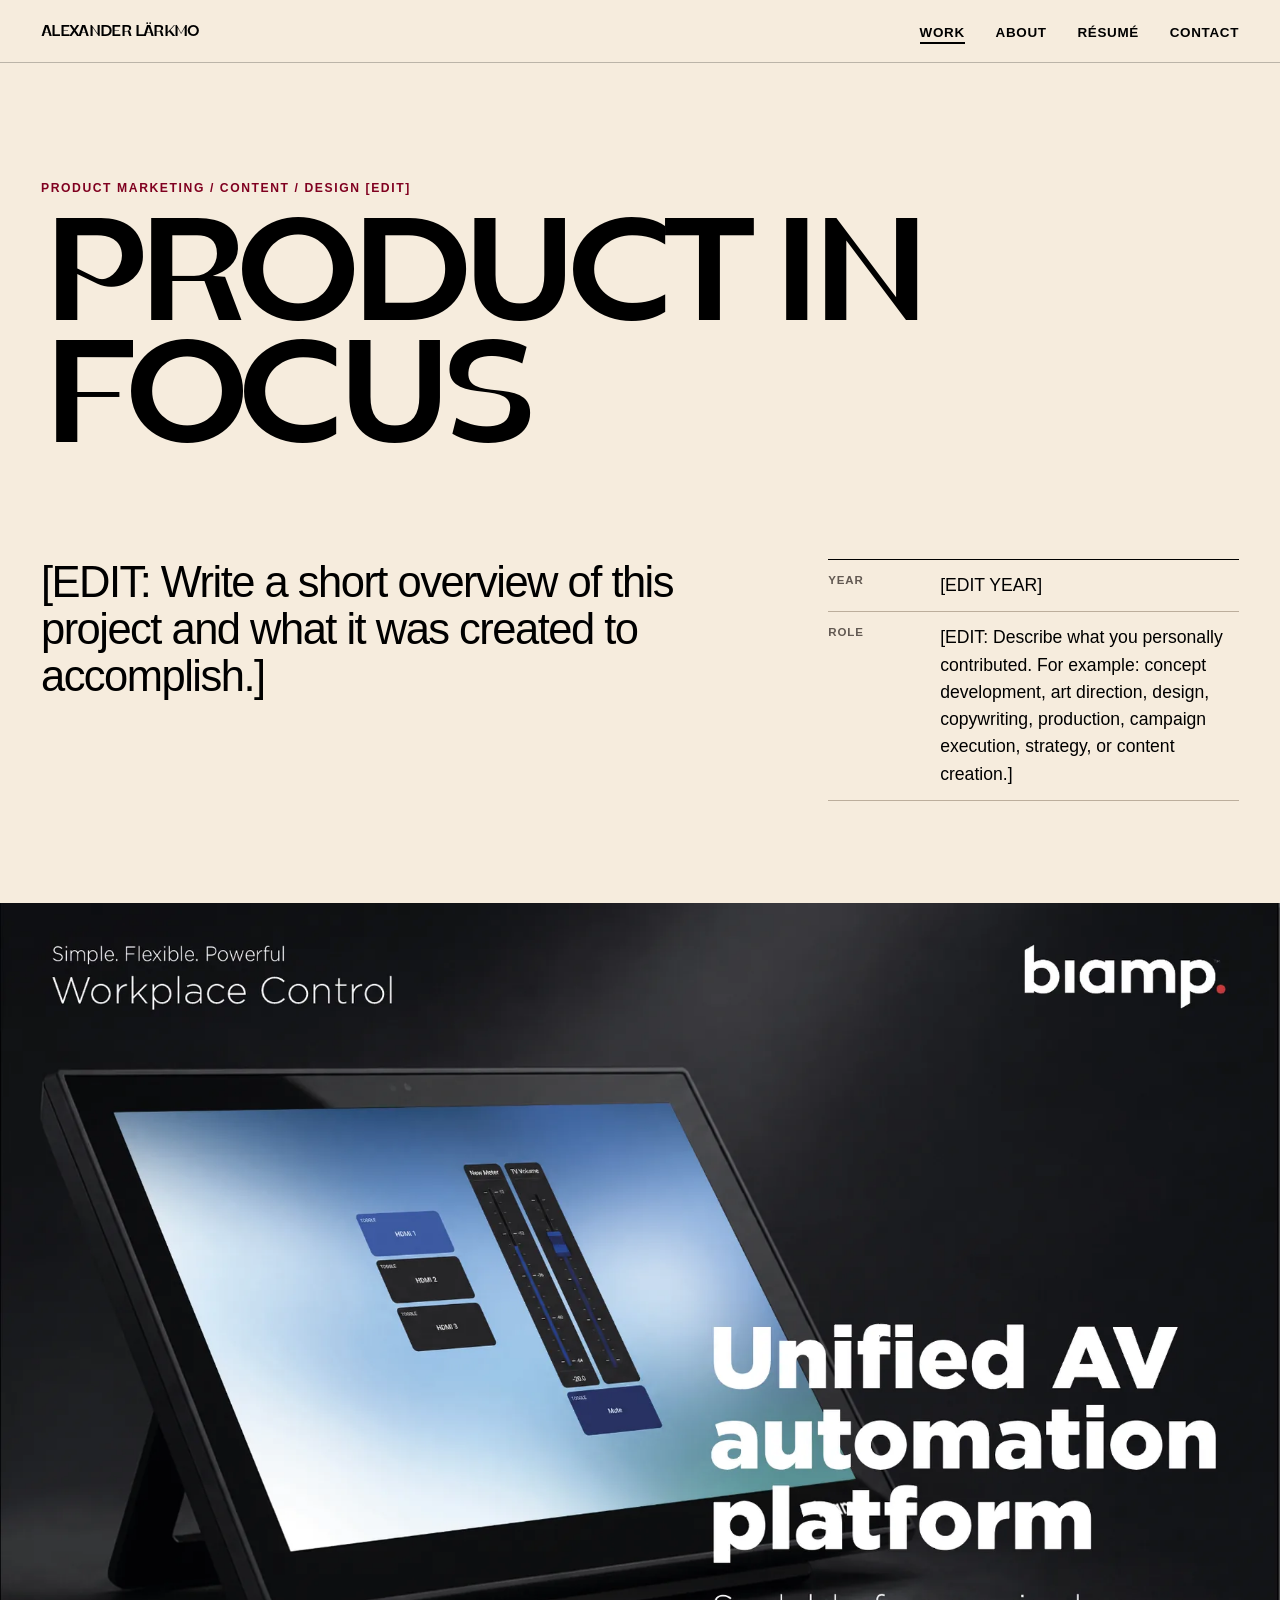
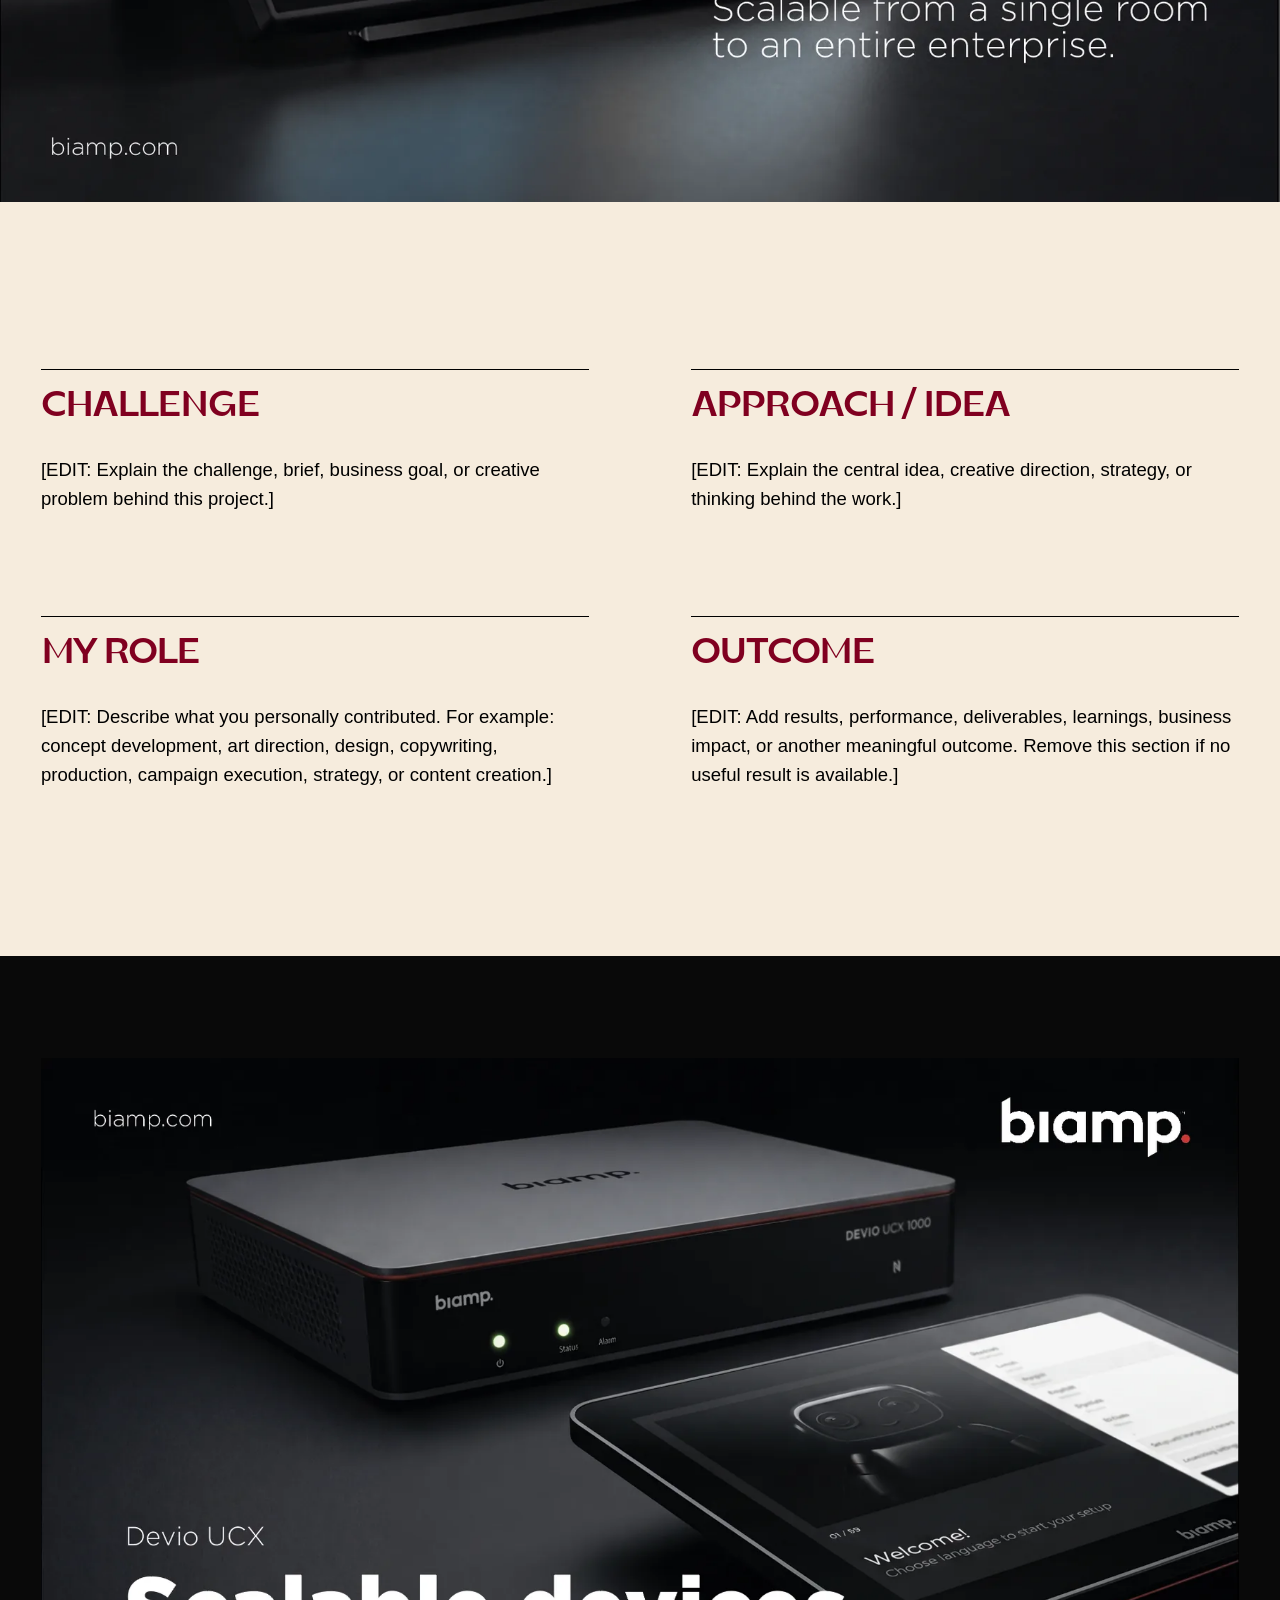
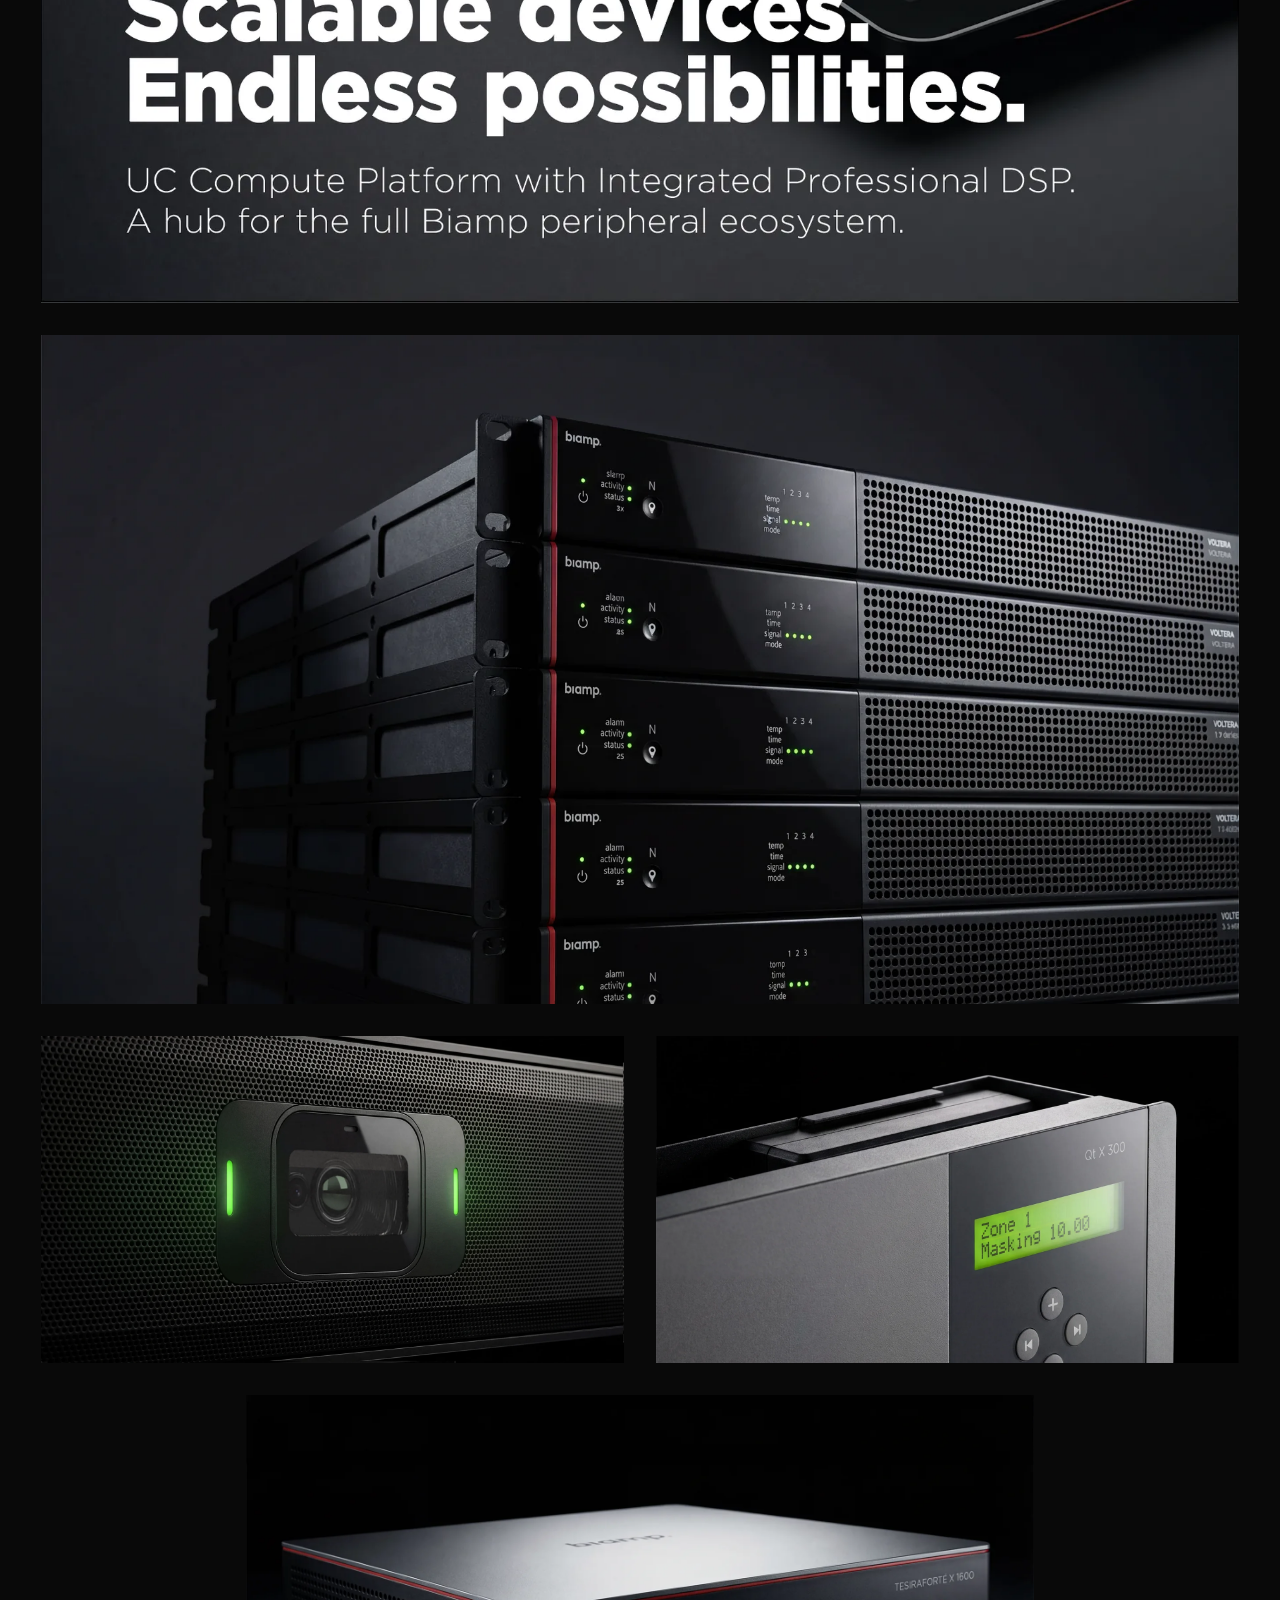
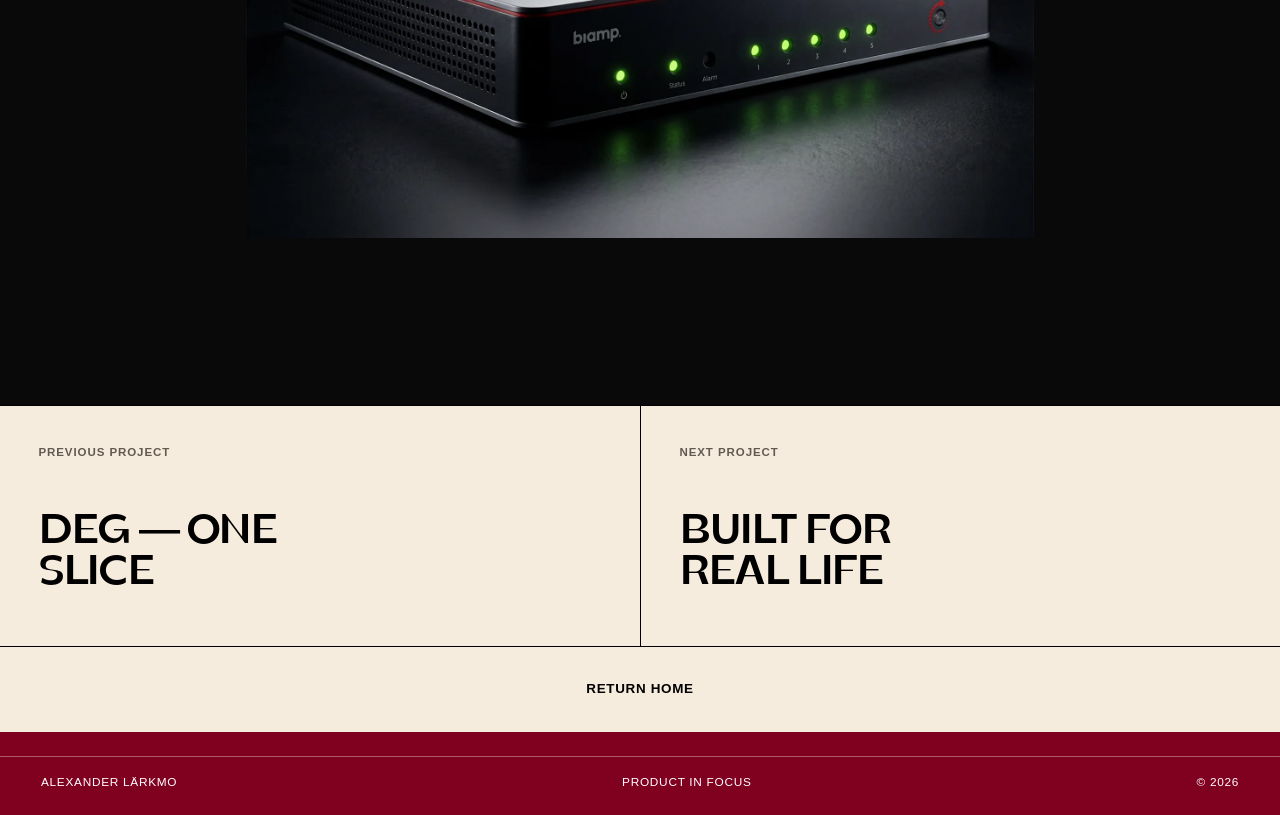
<file: projects/product-in-focus.html>
<!doctype html>
<html lang="en">
  <head>
    <meta charset="utf-8">
    <meta name="viewport" content="width=device-width, initial-scale=1">
    <title>Product in focus — Alexander Lärkmo</title>
    <meta name="description" content="Product in focus — a product marketing case study by Alexander Lärkmo.">
    <meta name="theme-color" content="#f3ecde">
    <meta property="og:type" content="article"><meta property="og:title" content="Product in focus — Alexander Lärkmo"><meta property="og:description" content="Product marketing case study by Alexander Lärkmo."><meta property="og:url" content="[EDIT LIVE URL]/projects/product-in-focus.html"><meta property="og:image" content="[EDIT LIVE URL]/assets/projects/product-in-focus/thumbnail.webp">
    <link rel="icon" type="image/png" href="../assets/intro/favicon.png"><link rel="stylesheet" href="../css/styles.css"><script src="../js/content.js" defer></script><script src="../js/main.js" defer></script>
  </head>
  <body data-project="productInFocus">
    <a class="skip-link" href="#main">Skip to main content</a>
    <header class="site-header"><a class="wordmark" href="../index.html" aria-label="Alexander Lärkmo — Home">Alexander Lärkmo</a><nav class="site-nav" aria-label="Primary navigation"><ul><li><a href="../index.html#work" aria-current="page">Work</a></li><li><a href="../index.html#about">About</a></li><li><a href="../index.html#resume">Résumé</a></li><li><a href="../index.html#contact">Contact</a></li></ul></nav></header>

    <main class="case-main" id="main">
      <article>
        <header class="case-hero shell">
          <p class="eyebrow" data-project-field="category">Product Marketing / Content / Design [EDIT]</p>
          <h1 class="case-title" data-project-field="title">Product in focus</h1>
          <div class="case-intro-grid"><p class="case-summary" data-project-field="overview">[EDIT: Write a short overview of this project and what it was created to accomplish.]</p><dl class="case-meta"><div><dt>Year</dt><dd data-project-field="year">[EDIT YEAR]</dd></div><div><dt>Role</dt><dd data-project-field="role">[EDIT: Describe your specific role and responsibilities.]</dd></div></dl></div>
        </header>

        <figure class="case-lead-media reveal"><img src="../assets/projects/product-in-focus/preview.webp" width="1800" height="1264" alt="Unified AV automation platform campaign visual with a touchscreen controller"></figure>

        <div class="case-story shell">
          <section class="story-block reveal"><h2>Challenge</h2><p data-project-field="challenge">[EDIT: Explain the challenge, brief, business goal, or creative problem behind this project.]</p></section>
          <section class="story-block reveal"><h2>Approach / Idea</h2><p data-project-field="approach">[EDIT: Explain the central idea, creative direction, strategy, or thinking behind the work.]</p></section>
          <section class="story-block reveal"><h2>My role</h2><p data-project-field="role">[EDIT: Describe what you personally contributed.]</p></section>
          <section class="story-block reveal"><h2>Outcome</h2><p data-project-field="outcome">[EDIT: Add results, performance, deliverables, learnings, business impact, or another meaningful outcome.]</p></section>
        </div>

        <div class="project-gallery theme-dark" aria-label="Product in focus project gallery">
          <figure class="gallery-media media-wide reveal"><img src="../assets/projects/product-in-focus/thumbnail.webp" width="1700" height="1198" loading="lazy" alt="Dark product campaign visual featuring a compact AV device and tablet"></figure>
          <figure class="gallery-media media-wide reveal"><img src="../assets/projects/product-in-focus/image-3.webp" width="1800" height="1005" loading="lazy" alt="Server rack product photograph in a dark studio setting"></figure>
          <figure class="gallery-media media-left reveal"><img src="../assets/projects/product-in-focus/image-4.webp" width="1800" height="1012" loading="lazy" alt="Close-up of a product camera with green indicator lights"></figure>
          <figure class="gallery-media media-right media-offset reveal"><img src="../assets/projects/product-in-focus/image-5.webp" width="1800" height="1012" loading="lazy" alt="Close-up product photograph of a hardware controller display"></figure>
          <figure class="gallery-media media-center reveal"><img src="../assets/projects/product-in-focus/image-6.webp" width="1800" height="1012" loading="lazy" alt="Compact AV hardware product with green status lights"></figure>
        </div>
      </article>

      <nav class="case-navigation" aria-label="Project navigation"><a href="deg-one-slice.html"><span>Previous project</span><strong>DEG — One slice</strong></a><a href="built-for-real-life.html"><span>Next project</span><strong>Built for real life</strong></a></nav><a class="text-link back-to-work" href="../index.html">Return home</a>
    </main>
    <footer class="site-footer"><div class="footer-inner shell"><span>Alexander Lärkmo</span><span>Product in focus</span><span>© <span data-current-year>2026</span></span></div></footer>
  </body>
</html>
</file>
<file: css/styles.css>
/* Alexander Larkmo portfolio */

@font-face {
  font-family: "Manisans";
  src: url("../assets/fonts/manisans-bold.otf") format("opentype");
  font-style: normal;
  font-weight: 700 900;
  font-display: swap;
}

@font-face {
  font-family: "Manisans";
  src: url("../assets/fonts/manisans-medium-italic.otf") format("opentype");
  font-style: italic;
  font-weight: 500;
  font-display: swap;
}

@font-face {
  font-family: "Making Standing";
  src: url("../assets/fonts/making-standing.ttf") format("truetype");
  font-style: normal;
  font-weight: 400;
  font-display: swap;
}

/* ===== EASY-TO-EDIT DESIGN TOKENS ===== */
:root {
  --color-background: #f6ecdd;
  --color-surface: #eadcc7;
  --color-text: #000000;
  --color-muted: #625952;
  --color-accent: #800020;
  --color-accent-dark: #800020;
  --color-line: #bcae9c;
  --color-light: #ffffff;

  --font-display: "Manisans", "Arial Black", "Helvetica Neue", Arial, sans-serif;
  --font-body: "Helvetica Neue", Helvetica, Arial, sans-serif;
  --font-editorial: "Making Standing", Georgia, "Times New Roman", serif;

  --space-xs: 0.5rem;
  --space-sm: 1rem;
  --space-md: clamp(1.5rem, 3vw, 3rem);
  --space-lg: clamp(3.5rem, 8vw, 8rem);
  --space-xl: clamp(6rem, 13vw, 13rem);

  --page-padding: clamp(1rem, 3.2vw, 3.75rem);
  --content-width: 94rem;
  --text-width: 46rem;
  --transition: 280ms cubic-bezier(0.2, 0.8, 0.2, 1);
}

*,
*::before,
*::after {
  box-sizing: border-box;
}

html {
  overflow-x: clip;
  scroll-behavior: smooth;
  scroll-padding-top: 7rem;
}

body {
  margin: 0;
  overflow-x: clip;
  background: var(--color-background);
  color: var(--color-text);
  font-family: var(--font-body);
  font-size: clamp(1rem, 0.94rem + 0.2vw, 1.18rem);
  line-height: 1.55;
  text-rendering: optimizeLegibility;
}

img,
video {
  display: block;
  max-width: 100%;
}

img {
  height: auto;
}

a {
  color: inherit;
  text-decoration-thickness: 0.08em;
  text-underline-offset: 0.18em;
}

button,
a {
  -webkit-tap-highlight-color: transparent;
}

:focus-visible {
  outline: 3px solid var(--color-accent);
  outline-offset: 5px;
}

::selection {
  background: var(--color-accent);
  color: var(--color-light);
}

.skip-link {
  position: fixed;
  top: 0.75rem;
  left: 0.75rem;
  z-index: 100;
  padding: 0.7rem 1rem;
  translate: 0 -180%;
  background: var(--color-text);
  color: var(--color-light);
}

.skip-link:focus {
  translate: 0;
}

.scroll-progress {
  position: fixed;
  inset: 0 0 auto;
  z-index: 101;
  height: 0.24rem;
  overflow: hidden;
  pointer-events: none;
}

.scroll-progress span {
  display: block;
  width: 100%;
  height: 100%;
  transform: scaleX(0);
  transform-origin: left;
  background: var(--color-accent);
  will-change: transform;
}

.site-header {
  position: relative;
  z-index: 20;
  display: flex;
  align-items: center;
  justify-content: space-between;
  width: min(100%, calc(var(--content-width) + 2 * var(--page-padding)));
  margin-inline: auto;
  padding: 1.1rem var(--page-padding);
  border-bottom: 1px solid color-mix(in srgb, var(--color-text) 24%, transparent);
}

.wordmark {
  font-family: var(--font-display);
  font-size: clamp(0.84rem, 1.4vw, 1rem);
  font-weight: 900;
  letter-spacing: -0.04em;
  line-height: 1;
  text-decoration: none;
  text-transform: uppercase;
}

.site-nav ul {
  display: flex;
  gap: clamp(0.8rem, 2.4vw, 2.4rem);
  margin: 0;
  padding: 0;
  list-style: none;
}

.site-nav a,
.text-link {
  position: relative;
  font-size: 0.84rem;
  font-weight: 700;
  letter-spacing: 0.05em;
  text-decoration: none;
  text-transform: uppercase;
}

.site-nav a::after,
.text-link::after {
  position: absolute;
  right: 0;
  bottom: -0.28rem;
  left: 0;
  height: 2px;
  background: currentColor;
  content: "";
  scale: 0 1;
  transform-origin: right;
  transition: scale var(--transition);
}

.site-nav a:hover::after,
.site-nav a[aria-current="page"]::after,
.text-link:hover::after {
  scale: 1 1;
  transform-origin: left;
}

.shell {
  width: min(100%, calc(var(--content-width) + 2 * var(--page-padding)));
  margin-inline: auto;
  padding-inline: var(--page-padding);
}

.section-label,
.eyebrow {
  margin: 0 0 var(--space-sm);
  color: var(--color-accent);
  font-size: 0.76rem;
  font-weight: 800;
  letter-spacing: 0.13em;
  text-transform: uppercase;
}

.display-title {
  margin: 0;
  font-family: var(--font-display);
  font-size: clamp(3.65rem, 11vw, 11.6rem);
  font-weight: 900;
  letter-spacing: -0.075em;
  line-height: 0.78;
  text-transform: uppercase;
}

.display-title .outline {
  display: block;
  color: transparent;
  -webkit-text-stroke: max(1px, 0.012em) var(--color-accent);
}

.hero {
  position: relative;
  min-height: min(58rem, calc(100svh - 4rem));
  padding-block: clamp(4rem, 10vw, 9rem) var(--space-lg);
}

.hero-grid {
  display: grid;
  grid-template-columns: minmax(0, 1.08fr) minmax(18rem, 0.92fr);
  align-items: end;
  gap: var(--space-md);
}

.hero-copy {
  position: relative;
  z-index: 2;
}

.hero-title {
  margin-bottom: clamp(2rem, 5vw, 4.5rem);
}

.hero-intro {
  display: grid;
  grid-template-columns: minmax(12rem, 0.62fr) minmax(17rem, 1fr);
  align-items: end;
  gap: var(--space-md);
}

.hero-kicker {
  margin: 0;
  color: var(--color-accent);
  font-family: var(--font-editorial);
  font-size: clamp(1.5rem, 3vw, 3rem);
  font-style: italic;
  line-height: 1.05;
}

.hero-description {
  max-width: 38rem;
  margin: 0 0 1.4rem;
}

.hero-media {
  position: relative;
  min-height: clamp(24rem, 47vw, 45rem);
  overflow: hidden;
  background: #eee5d7;
}

.hero-media video,
.hero-media > img {
  width: 100%;
  height: 100%;
  min-height: inherit;
  object-fit: cover;
}

.hero-shape {
  position: absolute;
  top: -2rem;
  right: -1.5rem;
  z-index: 3;
  width: clamp(6rem, 11vw, 11rem);
  aspect-ratio: 1;
  overflow: hidden;
  rotate: 8deg;
  clip-path: polygon(50% 0, 100% 30%, 84% 100%, 12% 86%, 0 24%);
  background: #0d0b0b;
}

.hero-shape video {
  width: 100%;
  height: 100%;
  object-fit: cover;
}

.scroll-cue {
  position: absolute;
  bottom: 1.5rem;
  left: var(--page-padding);
  color: var(--color-muted);
  font-size: 0.7rem;
  font-weight: 800;
  letter-spacing: 0.12em;
  text-transform: uppercase;
  writing-mode: vertical-rl;
}

.work-section {
  padding-block: var(--space-xl);
}

.section-heading-row {
  display: flex;
  align-items: end;
  justify-content: space-between;
  gap: 2rem;
  margin-bottom: var(--space-lg);
}

.section-heading {
  max-width: 13ch;
  margin: 0;
  font-family: var(--font-display);
  font-size: clamp(3rem, 7.6vw, 8rem);
  letter-spacing: -0.065em;
  line-height: 0.86;
  text-transform: uppercase;
}

.project-list {
  display: grid;
  grid-template-columns: repeat(12, minmax(0, 1fr));
  gap: clamp(4rem, 9vw, 9rem) clamp(1rem, 3vw, 3rem);
  margin: 0;
  padding: 0;
  list-style: none;
}

.project-card {
  grid-column: span 6;
  min-width: 0;
}

.project-card:nth-child(1) { grid-column: 1 / span 8; }
.project-card:nth-child(2) { grid-column: 9 / span 4; margin-top: 18vw; }
.project-card:nth-child(3) { grid-column: 2 / span 5; }
.project-card:nth-child(4) { grid-column: 7 / span 6; margin-top: 9vw; }
.project-card:nth-child(5) { grid-column: 4 / span 9; }

.project-link {
  display: block;
  text-decoration: none;
}

.project-image {
  position: relative;
  overflow: hidden;
  background: var(--color-surface);
}

.project-image img {
  width: 100%;
  transition: scale 600ms cubic-bezier(0.2, 0.8, 0.2, 1), filter var(--transition);
}

.project-card:nth-child(2) .project-image,
.project-card:nth-child(3) .project-image,
.project-card:nth-child(4) .project-image {
  aspect-ratio: 4 / 5;
}

.project-card:nth-child(2) .project-image img,
.project-card:nth-child(3) .project-image img,
.project-card:nth-child(4) .project-image img {
  height: 100%;
  object-fit: cover;
}

.project-link:hover .project-image img {
  scale: 1.025;
  filter: saturate(1.05);
}

.project-index {
  position: absolute;
  top: 0;
  left: 0;
  z-index: 2;
  padding: 0.45rem 0.65rem;
  background: var(--color-background);
  font-size: 0.72rem;
  font-weight: 800;
}

.project-info {
  display: grid;
  grid-template-columns: minmax(0, 1fr) auto;
  gap: 1rem;
  padding-top: 1rem;
  border-top: 1px solid var(--color-text);
}

.project-title {
  margin: 0;
  font-family: var(--font-display);
  font-size: clamp(1.5rem, 3vw, 3.5rem);
  letter-spacing: -0.055em;
  line-height: 0.95;
  text-transform: uppercase;
}

.project-category {
  max-width: 21rem;
  margin: 0;
  color: var(--color-muted);
  font-size: 0.82rem;
  line-height: 1.35;
  text-align: right;
}

.about-section {
  position: relative;
  padding-block: var(--space-xl);
  border-top: 1px solid var(--color-line);
}

.about-grid {
  display: grid;
  grid-template-columns: minmax(16rem, 0.85fr) minmax(18rem, 1.15fr);
  gap: var(--space-lg);
}

.about-copy {
  max-width: var(--text-width);
  font-size: clamp(1.25rem, 2.2vw, 2.15rem);
  letter-spacing: -0.025em;
  line-height: 1.32;
}

.about-copy p:first-child {
  margin-top: 0;
}

.capability-list {
  margin: 3rem 0 0;
  padding: 0;
  border-top: 1px solid var(--color-text);
  list-style: none;
}

.capability-list li {
  display: flex;
  justify-content: space-between;
  gap: 1rem;
  padding: 0.65rem 0;
  border-bottom: 1px solid var(--color-line);
  font-size: 0.9rem;
}

.about-visual {
  position: relative;
  min-height: 35rem;
}

.about-visual::before {
  position: absolute;
  inset: 8% 0 0 9%;
  border: 1px solid var(--color-accent);
  content: "";
  rotate: -4deg;
}

.about-visual img {
  position: absolute;
  inset: 0;
  width: 100%;
  height: 100%;
  object-fit: contain;
  animation: drift 7s ease-in-out infinite;
}

.resume-section {
  padding-block: var(--space-lg) var(--space-xl);
}

.resume-link {
  display: grid;
  grid-template-columns: minmax(16rem, 0.65fr) minmax(0, 1.35fr);
  align-items: center;
  gap: var(--space-md);
  padding: var(--space-md);
  overflow: hidden;
  background: var(--color-accent);
  color: var(--color-light);
  text-decoration: none;
}

.resume-link h2 {
  margin: 0 0 1rem;
  font-family: var(--font-display);
  font-size: clamp(3rem, 8vw, 8.5rem);
  letter-spacing: -0.07em;
  line-height: 0.82;
  text-transform: uppercase;
}

.resume-link img {
  width: 100%;
  max-height: 44rem;
  object-fit: cover;
  object-position: top;
  box-shadow: 0 1.3rem 4rem rgb(38 0 9 / 30%);
  rotate: 2deg;
  transition: rotate var(--transition), scale var(--transition);
}

.resume-link:hover img {
  rotate: 0deg;
  scale: 1.015;
}

.contact-section {
  padding-block: var(--space-xl) var(--space-lg);
  background: var(--color-accent-dark);
  color: var(--color-light);
}

.contact-title {
  max-width: 11ch;
  margin: 0 0 var(--space-lg);
  font-family: var(--font-display);
  font-size: clamp(3.8rem, 11vw, 12rem);
  letter-spacing: -0.08em;
  line-height: 0.78;
  text-transform: uppercase;
}

.contact-links {
  display: grid;
  grid-template-columns: repeat(3, minmax(0, 1fr));
  gap: 1rem;
  margin: 0;
  padding: 0;
  list-style: none;
}

.contact-links a {
  display: flex;
  align-items: center;
  justify-content: space-between;
  min-height: 5rem;
  padding: 1rem 0;
  border-top: 1px solid currentColor;
  text-decoration: none;
}

.contact-links a::after {
  content: "↗";
  transition: translate var(--transition);
}

.contact-links a:hover::after {
  translate: 0.25rem -0.25rem;
}

.site-footer {
  padding-block: 1.5rem;
  background: var(--color-accent-dark);
  color: var(--color-light);
}

.footer-inner {
  display: flex;
  justify-content: space-between;
  gap: 1rem;
  padding-top: 1rem;
  border-top: 1px solid rgb(255 250 240 / 35%);
  font-size: 0.74rem;
  letter-spacing: 0.06em;
  text-transform: uppercase;
}

/* ===== HOMEPAGE FOUNDATION ===== */
.identity-hero {
  overflow: hidden;
  background: var(--color-background);
}

.identity-film {
  position: relative;
  width: 100%;
  min-height: clamp(28rem, 68svh, 50rem);
  overflow: hidden;
  background: var(--color-background);
}

.identity-film video {
  width: 100%;
  height: clamp(28rem, 68svh, 50rem);
  object-fit: cover;
  transform: scale(1.025) translate3d(var(--film-x, 0), var(--film-y, 0), 0);
  transition: transform 650ms cubic-bezier(0.2, 0.8, 0.2, 1);
}

.identity-film::after {
  position: absolute;
  inset: auto 0 0;
  height: 18%;
  background: linear-gradient(to bottom, transparent, var(--color-background));
  content: "";
  pointer-events: none;
}

.identity-intro {
  display: grid;
  grid-template-columns: minmax(0, 1.25fr) minmax(20rem, 0.75fr);
  gap: var(--space-md);
  align-items: end;
  padding-top: 0;
  padding-bottom: var(--space-xl);
}

.identity-intro > *,
.profile-grid > *,
.ingredients-grid > *,
.side-projects-heading > * {
  min-width: 0;
}

.identity-name {
  max-width: 8ch;
  margin: -0.1em 0 0;
  color: var(--color-accent);
  font-family: var(--font-display);
  font-size: clamp(4.6rem, 9.5vw, 11.5rem);
  font-weight: 900;
  letter-spacing: -0.08em;
  line-height: 0.75;
  text-transform: uppercase;
}

.identity-copy {
  padding-bottom: 0.4rem;
}

.identity-role {
  margin: 0 0 2rem;
  color: var(--color-accent);
  font-family: var(--font-display);
  font-size: clamp(1rem, 1.7vw, 1.55rem);
  font-style: italic;
  letter-spacing: -0.03em;
}

.identity-quote {
  max-width: 31rem;
  margin: 0 0 2.5rem;
  font-family: var(--font-editorial);
  font-size: clamp(1.55rem, 2.7vw, 2.85rem);
  line-height: 1.12;
}

.profile-foundation {
  position: relative;
  overflow: hidden;
  padding-block: var(--space-xl);
  background: var(--color-accent);
  color: var(--color-light);
}

.profile-foundation .section-label {
  color: currentColor;
}

.profile-grid {
  display: grid;
  grid-template-columns: minmax(0, 1.15fr) minmax(19rem, 0.85fr);
  gap: var(--space-lg);
  align-items: start;
}

.profile-heading {
  max-width: 13ch;
  margin: 0;
  font-family: var(--font-display);
  font-size: clamp(3.4rem, 8.8vw, 9.5rem);
  letter-spacing: -0.075em;
  line-height: 0.82;
  text-transform: uppercase;
}

.profile-statement {
  max-width: 37rem;
  margin: 0;
  font-size: clamp(1.25rem, 2.25vw, 2.15rem);
  letter-spacing: -0.025em;
  line-height: 1.28;
}

.profile-facts {
  display: grid;
  grid-template-columns: repeat(3, minmax(0, 1fr));
  gap: 1px;
  margin-top: var(--space-lg);
  border: 1px solid rgb(255 255 255 / 55%);
  background: rgb(255 255 255 / 55%);
}

.profile-fact {
  min-height: 13rem;
  padding: clamp(1.1rem, 2.4vw, 2.5rem);
  background: var(--color-accent);
}

.profile-fact h3 {
  margin: 0 0 2.2rem;
  font-size: 0.72rem;
  letter-spacing: 0.12em;
  text-transform: uppercase;
}

.profile-fact p,
.profile-fact ul {
  margin: 0;
  padding: 0;
  font-family: var(--font-display);
  font-size: clamp(1.1rem, 1.8vw, 1.65rem);
  font-weight: 700;
  letter-spacing: -0.035em;
  line-height: 1.1;
  list-style: none;
}

.profile-fact li + li {
  margin-top: 0.35rem;
}

.profile-fact [data-capabilities] li {
  display: flex;
  justify-content: space-between;
  gap: 1rem;
}

.profile-fact [data-capabilities] li span:last-child {
  opacity: 0.55;
  font-size: 0.7em;
}

.profile-visuals {
  position: relative;
  min-height: 16rem;
  margin-top: var(--space-lg);
  overflow: hidden;
}

.profile-levitating {
  position: absolute;
  right: 8%;
  bottom: -5rem;
  width: clamp(14rem, 28vw, 30rem);
  filter: drop-shadow(0 1.5rem 1.5rem rgb(0 0 0 / 18%));
}

.profile-shape {
  position: absolute;
  bottom: 1rem;
  left: 3%;
  width: clamp(8rem, 14vw, 14rem);
  aspect-ratio: 1;
  overflow: hidden;
  rotate: -9deg;
  clip-path: polygon(50% 0, 100% 30%, 86% 100%, 9% 84%, 0 21%);
  background: #000;
}

.profile-shape video {
  width: 100%;
  height: 100%;
  object-fit: cover;
}

.ingredients-section {
  padding-block: var(--space-xl);
  background: var(--color-background);
}

.ingredients-grid {
  display: grid;
  grid-template-columns: minmax(18rem, 0.9fr) minmax(0, 1.1fr);
  gap: var(--space-lg);
  align-items: center;
}

.ingredients-image {
  position: relative;
  min-height: clamp(29rem, 50vw, 52rem);
}

.ingredients-image::before {
  position: absolute;
  inset: 7% 8% 3% 2%;
  border: 2px solid var(--color-accent);
  content: "";
  rotate: -4deg;
}

.ingredients-image img {
  position: relative;
  z-index: 1;
  width: 100%;
  height: 100%;
  max-height: 52rem;
  object-fit: contain;
}

.ingredients-copy {
  max-width: 47rem;
}

.ingredients-copy h2 {
  margin: 0 0 var(--space-md);
  color: var(--color-accent);
  font-family: var(--font-display);
  font-size: clamp(3.4rem, 8vw, 8.5rem);
  letter-spacing: -0.075em;
  line-height: 0.78;
  text-transform: uppercase;
}

.ingredients-formula {
  margin: 0;
  font-size: clamp(1.25rem, 2vw, 2rem);
  line-height: 1.38;
}

.ingredients-traces {
  max-width: 36rem;
  margin: 2rem 0 0 auto;
  padding-top: 1.25rem;
  border-top: 1px solid var(--color-text);
  font-family: var(--font-editorial);
  font-size: clamp(1.35rem, 2.2vw, 2.2rem);
  line-height: 1.2;
}

.ingredients-est {
  display: block;
  margin-top: 3rem;
  color: var(--color-accent);
  font-family: var(--font-display);
  font-size: clamp(1.5rem, 3vw, 3rem);
  font-style: italic;
  text-align: right;
}

.side-projects-intro {
  padding-block: var(--space-xl);
  background: var(--color-accent);
  color: var(--color-light);
}

.side-projects-intro .section-label {
  color: currentColor;
}

.side-projects-heading {
  display: grid;
  grid-template-columns: minmax(0, 1.2fr) minmax(18rem, 0.8fr);
  gap: var(--space-lg);
  align-items: end;
}

.side-projects-heading h2 {
  max-width: 9ch;
  margin: 0;
  font-family: var(--font-display);
  font-size: clamp(4rem, 11vw, 12rem);
  letter-spacing: -0.08em;
  line-height: 0.75;
  text-transform: uppercase;
}

.side-projects-heading p {
  max-width: 33rem;
  margin: 0;
  font-size: clamp(1.25rem, 2.2vw, 2.15rem);
  line-height: 1.3;
}

.work-section.home-work {
  padding-top: var(--space-xl);
}

.home-contact.contact-section {
  background: var(--color-background);
  color: var(--color-text);
}

.home-contact .section-label,
.home-contact .contact-title {
  color: var(--color-accent);
}

.home-footer.site-footer {
  background: var(--color-background);
  color: var(--color-text);
}

.home-footer .footer-inner {
  border-top-color: var(--color-text);
}

/* ===== HOMEPAGE RÉSUMÉ ===== */
.cv-overview {
  padding-block: var(--space-xl);
  background: var(--color-accent);
  color: var(--color-light);
}

.cv-overview .section-label {
  color: currentColor;
}

.cv-overview-grid {
  display: grid;
  grid-template-columns: minmax(0, 1.15fr) minmax(20rem, 0.85fr);
  gap: var(--space-lg);
  align-items: end;
}

.cv-overview-grid > * {
  min-width: 0;
}

.cv-overview h2 {
  max-width: 11ch;
  margin: 0;
  font-family: var(--font-display);
  font-size: clamp(3.5rem, 8.7vw, 9.4rem);
  letter-spacing: -0.075em;
  line-height: 0.82;
  text-transform: uppercase;
}

.cv-summary {
  max-width: 39rem;
  margin: 0;
  font-size: clamp(1.2rem, 2vw, 1.9rem);
  line-height: 1.38;
}

.cv-expertise {
  display: grid;
  grid-template-columns: repeat(2, minmax(0, 1fr));
  gap: var(--space-md);
  margin-top: var(--space-lg);
  padding-top: var(--space-md);
  border-top: 1px solid rgb(255 255 255 / 65%);
}

.cv-expertise h3 {
  margin: 0 0 1rem;
  font-size: 0.72rem;
  letter-spacing: 0.12em;
  text-transform: uppercase;
}

.cv-expertise ul {
  display: grid;
  grid-template-columns: repeat(2, minmax(0, 1fr));
  gap: 0.45rem 1rem;
  margin: 0;
  padding: 0;
  font-family: var(--font-display);
  font-size: clamp(1rem, 1.55vw, 1.4rem);
  line-height: 1.05;
  list-style: none;
}

.cv-body {
  padding-block: var(--space-xl);
  background: var(--color-background);
}

.cv-body-header {
  display: grid;
  grid-template-columns: minmax(0, 0.7fr) minmax(18rem, 0.3fr);
  gap: var(--space-lg);
  align-items: end;
  margin-bottom: var(--space-lg);
}

.cv-body-header h2 {
  margin: 0;
  color: var(--color-accent);
  font-family: var(--font-display);
  font-size: clamp(3.4rem, 7.5vw, 8rem);
  letter-spacing: -0.07em;
  line-height: 0.82;
  text-transform: uppercase;
}

.cv-body-header p {
  margin: 0;
}

.experience-list {
  margin: 0;
  padding: 0;
  border-top: 1px solid var(--color-text);
  list-style: none;
}

.experience-item {
  display: grid;
  grid-template-columns: minmax(8rem, 0.22fr) minmax(15rem, 0.3fr) minmax(0, 0.48fr);
  gap: var(--space-md);
  padding-block: clamp(1.5rem, 3vw, 3rem);
  border-bottom: 1px solid var(--color-line);
  transition: background-color var(--transition), padding-inline var(--transition);
}

.experience-year {
  color: var(--color-accent);
  font-family: var(--font-display);
  font-size: clamp(1rem, 1.6vw, 1.4rem);
  font-style: italic;
}

.experience-role h3 {
  margin: 0 0 0.35rem;
  font-family: var(--font-display);
  font-size: clamp(1.35rem, 2.5vw, 2.5rem);
  letter-spacing: -0.05em;
  line-height: 0.95;
}

.experience-role p,
.experience-description {
  margin: 0;
}

.experience-description {
  color: var(--color-muted);
}

.cv-lower {
  display: grid;
  grid-template-columns: 1fr 1fr;
  gap: var(--space-lg);
  margin-top: var(--space-lg);
}

.cv-lower section {
  padding-top: 1rem;
  border-top: 1px solid var(--color-text);
}

.cv-lower h3 {
  margin: 0 0 2rem;
  color: var(--color-accent);
  font-family: var(--font-display);
  font-size: clamp(1.8rem, 3.5vw, 3.6rem);
  letter-spacing: -0.055em;
  text-transform: uppercase;
}

.cv-lower ul {
  margin: 0;
  padding: 0;
  list-style: none;
}

.cv-lower li {
  display: grid;
  grid-template-columns: minmax(9rem, 0.45fr) 1fr;
  gap: 1rem;
  padding: 0.7rem 0;
  border-bottom: 1px solid var(--color-line);
}

.resume-ingredients.ingredients-section {
  padding-block: var(--space-lg);
  border-top: 1px solid var(--color-line);
}

.resume-ingredients .ingredients-grid {
  grid-template-columns: minmax(16rem, 0.75fr) minmax(0, 1.25fr);
}

.resume-ingredients .ingredients-image {
  display: grid;
  min-height: clamp(24rem, 38vw, 38rem);
  place-items: center;
}

.resume-ingredients .ingredients-image::before {
  content: none;
}

.resume-ingredients .ingredients-image img {
  width: min(100%, 34rem);
  height: auto;
  transform: translate3d(var(--decorative-x, 0), var(--decorative-y, 0), 0) rotate(var(--decorative-rotate, 0deg));
  filter: drop-shadow(0 1.4rem 1.2rem rgb(128 0 32 / 16%));
  transition: transform 600ms cubic-bezier(0.2, 0.8, 0.2, 1);
  will-change: transform;
}

.resume-ingredients .ingredients-copy h2 {
  font-size: clamp(2.8rem, 6vw, 6rem);
}

.resume-ingredients .ingredients-formula {
  font-size: clamp(1rem, 1.45vw, 1.35rem);
}

.resume-ingredients .ingredients-traces {
  font-size: clamp(1.2rem, 1.75vw, 1.7rem);
}

.shape-break {
  height: clamp(20rem, 48vw, 42rem);
  overflow: hidden;
  background: var(--color-accent);
}

.shape-break video {
  width: 100%;
  height: 100%;
  object-fit: cover;
}

.project-links-section {
  padding-block: var(--space-xl);
  background: var(--color-accent);
  color: var(--color-light);
}

.project-links-section .section-label {
  color: currentColor;
}

.project-links-header {
  display: flex;
  align-items: end;
  justify-content: space-between;
  gap: var(--space-md);
  margin-bottom: var(--space-lg);
}

.project-links-header h2 {
  margin: 0;
  font-family: var(--font-display);
  font-size: clamp(3.2rem, 7vw, 7.5rem);
  letter-spacing: -0.07em;
  line-height: 0.82;
  text-transform: uppercase;
}

.project-links-header p {
  max-width: 25rem;
  margin: 0;
}

.project-links-grid {
  display: flex;
  align-items: flex-start;
  gap: clamp(0.75rem, 1.6vw, 1.5rem);
  counter-reset: project-index;
  perspective: 80rem;
}

.project-tile {
  flex: 1 1 0;
  min-width: 0;
  counter-increment: project-index;
  transform: translate3d(var(--spiral-x, 0), var(--spiral-y, 0), 0) rotate(var(--spiral-rotation, 0deg)) scale(var(--spiral-scale, 1));
  transform-origin: center;
  transition: flex-grow 550ms cubic-bezier(0.2, 0.8, 0.2, 1), opacity var(--transition);
}

.project-tile a {
  position: relative;
  display: block;
  text-decoration: none;
}

.project-tile a::before {
  position: absolute;
  top: 0.8rem;
  left: 0.8rem;
  z-index: 2;
  display: grid;
  width: 2.2rem;
  aspect-ratio: 1;
  place-items: center;
  border-radius: 50%;
  background: var(--color-light);
  color: var(--color-accent);
  content: counter(project-index, decimal-leading-zero);
  font-family: var(--font-display);
  font-size: 0.7rem;
  transform: translateY(-0.3rem);
  opacity: 0;
  transition: opacity var(--transition), transform var(--transition);
}

.project-tile-image {
  overflow: hidden;
  background: #000;
}

.project-tile img {
  width: 100%;
  height: auto;
  object-fit: contain;
  transition: scale 500ms cubic-bezier(0.2, 0.8, 0.2, 1);
}

.spiral-ready .project-tile {
  will-change: transform;
}

.project-tile.is-active {
  flex-grow: 1.85;
}

.project-links-grid:has(.project-tile.is-active) .project-tile:not(.is-active) {
  opacity: 0.58;
}

.project-tile a:hover img,
.project-tile a:focus-visible img,
.project-tile.is-active img {
  scale: 1.045;
}

.project-tile a:hover::before,
.project-tile a:focus-visible::before,
.project-tile.is-active a::before {
  transform: translateY(0);
  opacity: 1;
}

.project-tile-title {
  display: flex;
  justify-content: space-between;
  gap: 0.5rem;
  margin: 0;
  padding-top: 0.75rem;
  border-top: 1px solid currentColor;
  font-family: var(--font-display);
  font-size: clamp(0.9rem, 1.35vw, 1.2rem);
  letter-spacing: -0.035em;
  line-height: 1.05;
}

.project-tile-title::after {
  content: "↗";
  transition: transform var(--transition);
}

.project-tile a:hover .project-tile-title::after,
.project-tile a:focus-visible .project-tile-title::after {
  transform: translate(0.25rem, -0.25rem);
}

@media (hover: hover) {
  .experience-item:hover {
    padding-inline: 1rem;
    background: rgb(128 0 32 / 6%);
  }
}

/* ===== CASE STUDIES ===== */
.case-main {
  padding-top: clamp(4rem, 9vw, 8rem);
}

.case-hero {
  padding-bottom: var(--space-lg);
}

.case-title {
  max-width: 12ch;
  margin: 0 0 var(--space-lg);
  font-family: var(--font-display);
  font-size: clamp(4rem, 12.5vw, 13.5rem);
  font-weight: 900;
  letter-spacing: -0.08em;
  line-height: 0.76;
  text-transform: uppercase;
}

.case-intro-grid {
  display: grid;
  grid-template-columns: minmax(0, 1.25fr) minmax(16rem, 0.75fr);
  gap: var(--space-lg);
  align-items: start;
}

.case-summary {
  max-width: 34ch;
  margin: 0;
  font-size: clamp(1.45rem, 3.4vw, 3.5rem);
  letter-spacing: -0.035em;
  line-height: 1.08;
}

.case-meta {
  margin: 0;
  border-top: 1px solid var(--color-text);
}

.case-meta div {
  display: grid;
  grid-template-columns: 6rem 1fr;
  gap: 1rem;
  padding: 0.75rem 0;
  border-bottom: 1px solid var(--color-line);
}

.case-meta dt {
  color: var(--color-muted);
  font-size: 0.72rem;
  font-weight: 800;
  letter-spacing: 0.08em;
  text-transform: uppercase;
}

.case-meta dd {
  margin: 0;
}

.case-lead-media {
  width: 100%;
  margin: 0;
  background: var(--color-surface);
}

.case-lead-media img,
.case-lead-media video {
  width: 100%;
}

.case-story {
  display: grid;
  grid-template-columns: repeat(2, minmax(0, 1fr));
  gap: var(--space-lg);
  padding-block: var(--space-xl);
}

.story-block {
  padding-top: 1rem;
  border-top: 1px solid var(--color-text);
}

.story-block h2 {
  margin: 0 0 2rem;
  color: var(--color-accent);
  font-family: var(--font-display);
  font-size: clamp(1.6rem, 3vw, 3rem);
  letter-spacing: -0.05em;
  line-height: 1;
  text-transform: uppercase;
}

.story-block p {
  max-width: 42rem;
  margin: 0;
  font-size: clamp(1.05rem, 1.45vw, 1.35rem);
}

.project-gallery {
  display: grid;
  grid-template-columns: repeat(12, minmax(0, 1fr));
  gap: clamp(1rem, 2.5vw, 2.5rem);
  padding-block: var(--space-lg) var(--space-xl);
}

.media-wide { grid-column: 1 / -1; }
.media-left { grid-column: 1 / span 6; }
.media-right { grid-column: 7 / span 6; }
.media-narrow-left { grid-column: 2 / span 4; }
.media-narrow-right { grid-column: 7 / span 5; }
.media-center { grid-column: 3 / span 8; }
.media-offset { margin-top: clamp(3rem, 10vw, 10rem); }

.gallery-media {
  margin: 0;
  min-width: 0;
}

.gallery-media img,
.gallery-media video {
  width: 100%;
  background: var(--color-surface);
}

.gallery-media figcaption {
  max-width: 42rem;
  padding-top: 0.6rem;
  color: var(--color-muted);
  font-size: 0.72rem;
}

.media-frame {
  padding: clamp(1rem, 3vw, 3rem);
  background: var(--color-surface);
}

.project-gallery.theme-dark {
  position: relative;
  padding-inline: var(--page-padding);
  background: #090909;
  color: #fff;
}

.project-gallery.theme-pink {
  padding-inline: var(--page-padding);
  background: #edc6d4;
}

.project-gallery.theme-dog {
  padding-inline: var(--page-padding);
  background: #f4a7ca;
}

.case-navigation {
  display: grid;
  grid-template-columns: repeat(2, minmax(0, 1fr));
  border-top: 1px solid var(--color-text);
  border-bottom: 1px solid var(--color-text);
}

.case-navigation a {
  min-height: 15rem;
  padding: var(--space-md);
  text-decoration: none;
}

.case-navigation a + a {
  border-left: 1px solid var(--color-text);
}

.case-navigation span {
  display: block;
  margin-bottom: 3rem;
  color: var(--color-muted);
  font-size: 0.72rem;
  font-weight: 800;
  letter-spacing: 0.08em;
  text-transform: uppercase;
}

.case-navigation strong {
  display: block;
  max-width: 10ch;
  font-family: var(--font-display);
  font-size: clamp(1.7rem, 3.5vw, 4rem);
  letter-spacing: -0.055em;
  line-height: 0.92;
  text-transform: uppercase;
}

.back-to-work {
  display: block;
  margin: 2rem auto;
  text-align: center;
}

.has-js .reveal {
  opacity: 0;
  translate: 0 2.25rem;
  transition: opacity 750ms ease, translate 750ms cubic-bezier(0.2, 0.8, 0.2, 1);
}

.has-js .reveal.is-visible {
  opacity: 1;
  translate: 0;
}

@keyframes drift {
  0%, 100% { translate: 0 0; rotate: -1deg; }
  50% { translate: 0 -1rem; rotate: 1deg; }
}

@media (max-width: 900px) {
  .cv-overview-grid,
  .cv-body-header,
  .resume-ingredients .ingredients-grid {
    grid-template-columns: 1fr;
  }

  .experience-item {
    grid-template-columns: minmax(7rem, 0.25fr) minmax(0, 0.75fr);
  }

  .experience-description {
    grid-column: 2;
  }

  .project-links-grid {
    display: grid;
    grid-template-columns: repeat(3, minmax(0, 1fr));
  }

  .project-tile,
  .project-tile.is-active {
    opacity: 1;
  }

  .identity-intro,
  .profile-grid,
  .ingredients-grid,
  .side-projects-heading {
    grid-template-columns: 1fr;
  }

  .identity-copy {
    max-width: 39rem;
  }

  .profile-facts {
    grid-template-columns: 1fr 1fr;
  }

  .profile-fact:last-child {
    grid-column: 1 / -1;
  }

  .ingredients-image {
    min-height: 34rem;
  }

  .hero {
    min-height: auto;
  }

  .hero-grid {
    grid-template-columns: 1fr;
  }

  .hero-media {
    order: -1;
    min-height: clamp(28rem, 65vw, 36rem);
  }

  .hero-shape {
    top: auto;
    right: 1rem;
    bottom: -2rem;
  }

  .scroll-cue {
    display: none;
  }

  .case-intro-grid {
    grid-template-columns: 1fr;
  }
}

@media (max-width: 760px) {
  html { scroll-padding-top: 6rem; }

  .site-header {
    align-items: flex-start;
    gap: 1rem;
    padding-block: 0.9rem;
  }

  .wordmark {
    max-width: 7rem;
    line-height: 1.05;
  }

  .site-nav ul {
    display: grid;
    grid-template-columns: repeat(2, auto);
    gap: 0.35rem 1rem;
  }

  .site-nav a { font-size: 0.68rem; }

  .hero {
    min-height: auto;
    padding-top: 4rem;
  }

  .identity-film,
  .identity-film video {
    min-height: 25rem;
    height: 25rem;
  }

  .cv-overview h2,
  .cv-body-header h2,
  .project-links-header h2 {
    font-size: clamp(3rem, 14.5vw, 5.25rem);
  }

  .cv-expertise,
  .cv-expertise ul,
  .cv-lower {
    grid-template-columns: 1fr;
  }

  .experience-item {
    grid-template-columns: 1fr;
    gap: 0.8rem;
  }

  .experience-description {
    grid-column: auto;
  }

  .cv-lower li {
    grid-template-columns: 1fr;
    gap: 0.2rem;
  }

  .project-links-header {
    display: grid;
  }

  .project-links-grid {
    grid-template-columns: repeat(2, minmax(0, 1fr));
  }

  .project-tile:last-child {
    grid-column: 1 / -1;
    width: calc(50% - 0.375rem);
    justify-self: center;
  }

  .identity-film video {
    object-position: 63% center;
  }

  .identity-intro {
    padding-top: 1rem;
  }

  .identity-name {
    font-size: clamp(3.5rem, 16.5vw, 5rem);
  }

  .identity-quote {
    font-size: 1.55rem;
  }

  .profile-heading,
  .ingredients-copy h2,
  .side-projects-heading h2 {
    font-size: clamp(3rem, 14.5vw, 5.5rem);
  }

  .profile-facts {
    grid-template-columns: 1fr;
  }

  .profile-fact:last-child {
    grid-column: auto;
  }

  .profile-fact {
    min-height: 10rem;
  }

  .profile-visuals {
    min-height: 19rem;
  }

  .profile-levitating {
    right: -4rem;
    bottom: -4rem;
    width: 22rem;
  }

  .ingredients-image {
    min-height: 27rem;
  }

  .ingredients-traces {
    margin-left: 0;
  }

  .hero-grid,
  .hero-intro,
  .about-grid,
  .resume-link,
  .case-intro-grid,
  .case-story {
    grid-template-columns: 1fr;
  }

  .hero-media {
    order: -1;
    min-height: 22rem;
  }

  .hero-shape {
    top: auto;
    right: 0.75rem;
    bottom: -2.5rem;
  }

  .scroll-cue { display: none; }

  .project-list { gap: 5.5rem 0; }
  .project-card,
  .project-card:nth-child(n) {
    grid-column: 1 / -1;
    margin-top: 0;
  }

  .project-card:nth-child(2) .project-image,
  .project-card:nth-child(3) .project-image,
  .project-card:nth-child(4) .project-image {
    aspect-ratio: auto;
  }

  .project-card:nth-child(2) .project-image img,
  .project-card:nth-child(3) .project-image img,
  .project-card:nth-child(4) .project-image img {
    height: auto;
    object-fit: contain;
  }

  .project-info { grid-template-columns: 1fr; }
  .project-category { text-align: left; }

  .about-visual { min-height: 26rem; }
  .contact-links { grid-template-columns: 1fr; }
  .contact-links a { min-height: 3.5rem; }

  .footer-inner {
    flex-direction: column;
  }

  .case-title {
    font-size: clamp(3rem, 14vw, 5rem);
    margin-bottom: 4rem;
  }

  .case-story { gap: 4rem; }

  .project-gallery {
    gap: 1.25rem;
  }

  .project-gallery > * {
    grid-column: 1 / -1;
    margin-top: 0;
  }

  .case-navigation {
    grid-template-columns: 1fr;
  }

  .case-navigation a {
    min-height: 11rem;
  }

  .case-navigation a + a {
    border-top: 1px solid var(--color-text);
    border-left: 0;
  }
}

@media (prefers-reduced-motion: reduce) {
  html { scroll-behavior: auto; }

  *,
  *::before,
  *::after {
    scroll-behavior: auto !important;
    animation-duration: 0.01ms !important;
    animation-iteration-count: 1 !important;
    transition-duration: 0.01ms !important;
  }

  .has-js .reveal {
    opacity: 1;
    translate: 0;
  }

  .identity-film video,
  .resume-ingredients .ingredients-image img,
  .project-tile {
    transform: none !important;
  }
}
</file>
